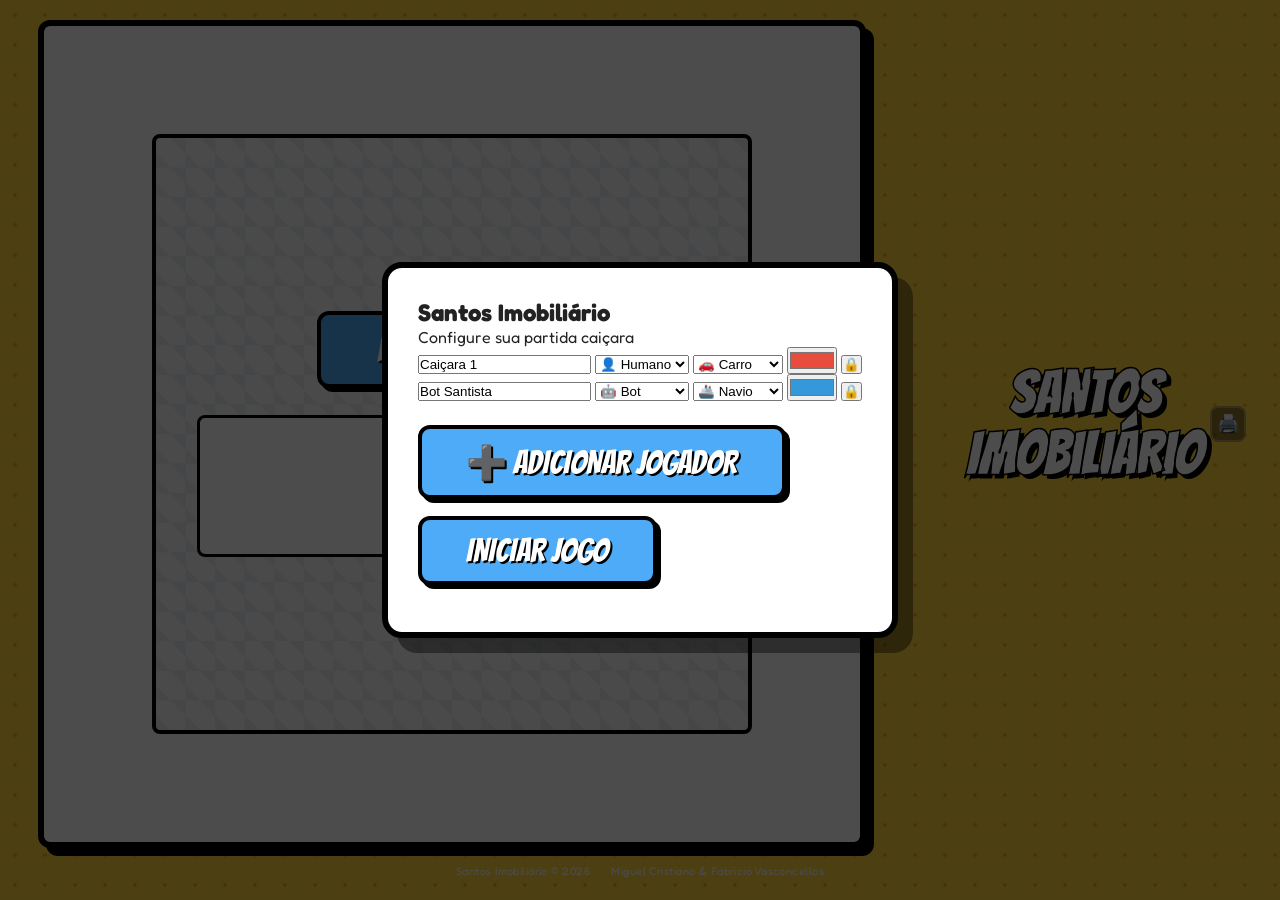
<file: index.html>
<!DOCTYPE html>
<html lang="pt-br">
<head>
    <meta charset="UTF-8">
    <meta name="viewport" content="width=device-width, initial-scale=1.0">
    <title>Santos Imobiliário — Jogo de Tabuleiro Online</title>

    <!-- SEO -->
    <meta name="description" content="Santos Imobiliário: o clássico jogo de compra e venda de imóveis ambientado na cidade de Santos. Jogue no navegador contra amigos ou bots.">
    <meta name="keywords" content="Santos Imobiliário, jogo de tabuleiro, monopoly, Santos, jogo online, imóveis, caiçara">
    <meta name="author" content="Miguel Cristiano, Fabricio Vasconcellos">
    <meta name="robots" content="index, follow">

    <!-- Open Graph (compartilhamento em redes sociais) -->
    <meta property="og:type" content="website">
    <meta property="og:title" content="Santos Imobiliário — Jogo de Tabuleiro Online">
    <meta property="og:description" content="O clássico jogo de compra e venda de imóveis ambientado na cidade de Santos. Jogue no navegador contra amigos ou bots.">
    <meta property="og:locale" content="pt_BR">

    <link rel="preconnect" href="https://fonts.googleapis.com">
    <link rel="preconnect" href="https://fonts.gstatic.com" crossorigin>
    <link href="https://fonts.googleapis.com/css2?family=Fredoka+One&family=Bangers&display=swap" rel="stylesheet">
    <link rel="stylesheet" href="style.css">
</head>
<body>
    <div id="game-container">
        <!-- Overlay de Setup Inicial -->
        <div id="setup-overlay" class="modal-overlay">
            <div class="modal-content setup-modal">
                <h2>Santos Imobiliário</h2>
                <p>Configure sua partida caiçara</p>

                <div id="player-setup-list">
                    <!-- Lista de jogadores para configurar -->
                </div>

                <div class="setup-actions">
                    <button id="add-player-btn" class="action-button modal-btn secondary">➕ ADICIONAR JOGADOR</button>
                    <button id="start-game-btn" class="action-button modal-btn">INICIAR JOGO</button>
                </div>
            </div>
        </div>

        <main id="main-layout">
            <div id="board-scaler">
                <div id="board" class="board">
                    <!-- O tabuleiro será renderizado dinamicamente via JS -->
                    <div class="board-center">
                        <button id="roll-button" class="action-button">ROLAR DADOS</button>
                        <div id="dice-area"></div>
                        <div id="card-display"></div>
                        <div id="game-log"></div>
                    </div>
                </div>
            </div>

            <aside id="sidebar">
                <header>
                    <h1 id="game-title">Santos Imobiliário</h1>
                    <div class="print-menu">
                        <button class="print-menu-btn" id="print-menu-btn" title="Versões para impressão">🖨️</button>
                        <div class="print-menu-dropdown" id="print-menu-dropdown">
                            <a href="print.html" target="_blank">🗺️ Tabuleiro (A2)</a>
                            <a href="print-cards.html" target="_blank">🃏 Cartas Sorte / Revés</a>
                            <a href="print-deeds.html" target="_blank">📄 Títulos de Posse</a>
                            <a href="print-money.html" target="_blank">💵 Notas de Dinheiro</a>
                            <a href="print-rules.html" target="_blank">📋 Regras do Jogo</a>
                        </div>
                    </div>
                </header>
                <div id="player-panels">
                    <!-- Painéis dos jogadores preenchidos via JS -->
                </div>
            </aside>
        </main>

        <section id="ui-layer">
            <!-- Modais e notificações -->
        </section>

        <footer id="game-footer">
            <span>Santos Imobiliário &copy; <span id="footer-year"></span></span>
            <span class="footer-sep">·</span>
            <span>Miguel Cristiano &amp; Fabricio Vasconcellos</span>
        </footer>
    </div>

    <script type="module" src="app.js"></script>
</body>
</html>
</file>
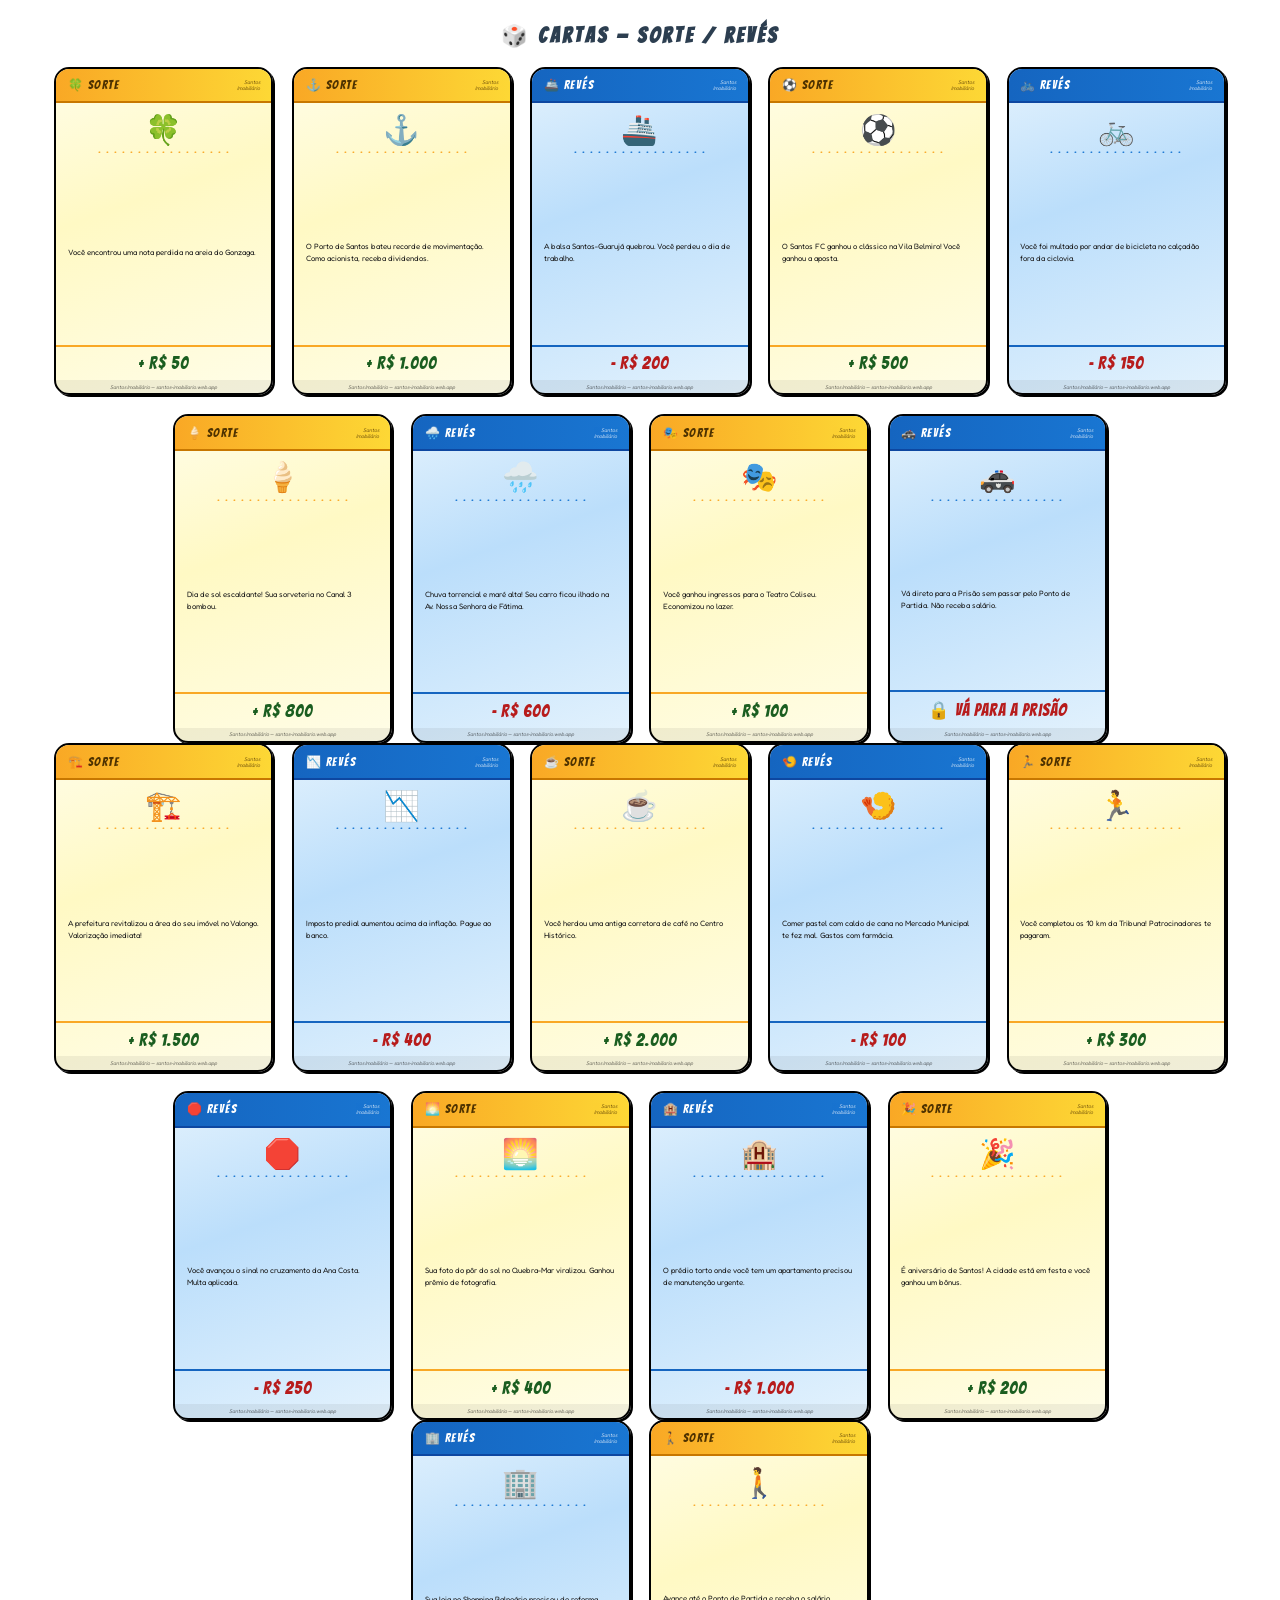
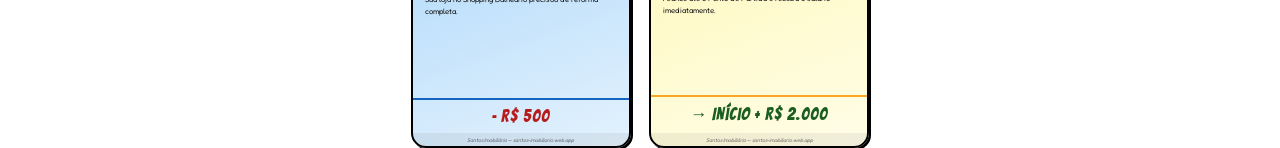
<file: print-cards.html>
<!DOCTYPE html>
<html lang="pt-BR">
<head>
<meta charset="UTF-8">
<title>Santos Imobiliário — Cartas Sorte / Revés</title>
<style>
@import url('https://fonts.googleapis.com/css2?family=Fredoka+One&family=Bangers&display=swap');

@page { size: A4 portrait; margin: 10mm; }

* { box-sizing: border-box; margin: 0; padding: 0; }

body {
  font-family: 'Fredoka One', 'Arial Rounded MT Bold', Arial, sans-serif;
  background: white;
}

/* ── Explicit page wrappers (most reliable cross-browser) ── */
.page-wrap {
  break-before: page;
  page-break-before: page;
  break-inside: avoid;
  page-break-inside: avoid;
}
.page-wrap:first-of-type {
  break-before: avoid;
  page-break-before: avoid;
}

h1.page-title {
  font-family: 'Bangers', 'Arial Black', sans-serif;
  font-size: 16pt;
  letter-spacing: 3px;
  text-align: center;
  padding: 6mm 0 5mm;
  color: #2c3e50;
  break-after: avoid;
  page-break-after: avoid;
}

/* Flex wrap is far more reliable than CSS Grid for print pagination */
.grid {
  display: flex;
  flex-wrap: wrap;
  gap: 5mm;
  justify-content: center;
  align-content: flex-start;
}

/* ── Card base ── */
.card {
  width: 58mm;
  height: 87mm;
  border-radius: 4mm;
  border: 2px solid #000;
  overflow: hidden;
  break-inside: avoid;
  display: flex;
  flex-direction: column;
  box-shadow: 2px 2px 0 #000;
}

/* ── Positive (SORTE) ── */
.card.pos {
  background: linear-gradient(160deg, #fffde7 0%, #fff9c4 40%, #fffde7 100%);
}
.card.pos .card-header {
  background: linear-gradient(90deg, #f9a825, #fdd835);
  color: #4e3200;
  border-bottom: 2px solid #c77700;
}
.card.pos .card-value {
  color: #1b5e20;
  border-top: 2px solid #f9a825;
}
.card.pos .card-deco { color: #f9a825; }

/* ── Negative (REVÉS) ── */
.card.neg {
  background: linear-gradient(160deg, #e3f2fd 0%, #bbdefb 40%, #e3f2fd 100%);
}
.card.neg .card-header {
  background: linear-gradient(90deg, #1565c0, #1976d2);
  color: white;
  border-bottom: 2px solid #0d47a1;
}
.card.neg .card-value {
  color: #b71c1c;
  border-top: 2px solid #1565c0;
}
.card.neg .card-deco { color: #1976d2; }

/* ── Layout sections ── */
.card-header {
  padding: 2.5mm 3mm;
  display: flex;
  align-items: center;
  justify-content: space-between;
  flex-shrink: 0;
}
.card-header-label {
  font-family: 'Bangers', sans-serif;
  font-size: 9pt;
  letter-spacing: 1.5px;
}
.card-header-brand {
  font-size: 4pt;
  opacity: 0.7;
  font-style: italic;
  text-align: right;
}

.card-icon {
  font-size: 22pt;
  text-align: center;
  padding: 3mm 0 1mm;
  line-height: 1;
  flex-shrink: 0;
}

.card-deco {
  text-align: center;
  font-family: 'Bangers', sans-serif;
  font-size: 7pt;
  letter-spacing: 2px;
  padding: 0 3mm 1mm;
  flex-shrink: 0;
}

.card-text {
  font-size: 5.8pt;
  line-height: 1.55;
  padding: 1.5mm 3mm;
  flex-grow: 1;
  display: flex;
  align-items: center;
  color: #1a1a1a;
}

.card-value {
  font-family: 'Bangers', sans-serif;
  font-size: 13pt;
  text-align: center;
  padding: 2mm 3mm;
  letter-spacing: 1px;
  flex-shrink: 0;
}

.card-footer-strip {
  background: rgba(0,0,0,0.06);
  text-align: center;
  font-size: 4pt;
  padding: 1mm;
  color: rgba(0,0,0,0.5);
  font-style: italic;
  flex-shrink: 0;
}
</style>
</head>
<body>

<div id="cards-container"></div>

<script>
const LUCK_CARDS = [
  { emoji:'🍀', title:'SORTE',  text:'Você encontrou uma nota perdida na areia do Gonzaga.',                                                 type:'money', value:50,   pos:true  },
  { emoji:'⚓', title:'SORTE',  text:'O Porto de Santos bateu recorde de movimentação. Como acionista, receba dividendos.',                  type:'money', value:1000, pos:true  },
  { emoji:'🚢', title:'REVÉS',  text:'A balsa Santos-Guarujá quebrou. Você perdeu o dia de trabalho.',                                       type:'money', value:200,  pos:false },
  { emoji:'⚽', title:'SORTE',  text:'O Santos FC ganhou o clássico na Vila Belmiro! Você ganhou a aposta.',                                  type:'money', value:500,  pos:true  },
  { emoji:'🚲', title:'REVÉS',  text:'Você foi multado por andar de bicicleta no calçadão fora da ciclovia.',                                 type:'money', value:150,  pos:false },
  { emoji:'🍦', title:'SORTE',  text:'Dia de sol escaldante! Sua sorveteria no Canal 3 bombou.',                                              type:'money', value:800,  pos:true  },
  { emoji:'🌧️',title:'REVÉS',  text:'Chuva torrencial e maré alta! Seu carro ficou ilhado na Av. Nossa Senhora de Fátima.',                  type:'money', value:600,  pos:false },
  { emoji:'🎭', title:'SORTE',  text:'Você ganhou ingressos para o Teatro Coliseu. Economizou no lazer.',                                     type:'money', value:100,  pos:true  },
  { emoji:'🚓', title:'REVÉS',  text:'Vá direto para a Prisão sem passar pelo Ponto de Partida. Não receba salário.',                         type:'jail',  value:null, pos:false },
  { emoji:'🏗️', title:'SORTE', text:'A prefeitura revitalizou a área do seu imóvel no Valongo. Valorização imediata!',                       type:'money', value:1500, pos:true  },
  { emoji:'📉', title:'REVÉS',  text:'Imposto predial aumentou acima da inflação. Pague ao banco.',                                           type:'money', value:400,  pos:false },
  { emoji:'☕', title:'SORTE',  text:'Você herdou uma antiga corretora de café no Centro Histórico.',                                         type:'money', value:2000, pos:true  },
  { emoji:'🍤', title:'REVÉS',  text:'Comer pastel com caldo de cana no Mercado Municipal te fez mal. Gastos com farmácia.',                  type:'money', value:100,  pos:false },
  { emoji:'🏃', title:'SORTE',  text:'Você completou os 10 km da Tribuna! Patrocinadores te pagaram.',                                        type:'money', value:300,  pos:true  },
  { emoji:'🛑', title:'REVÉS',  text:'Você avançou o sinal no cruzamento da Ana Costa. Multa aplicada.',                                     type:'money', value:250,  pos:false },
  { emoji:'🌅', title:'SORTE',  text:'Sua foto do pôr do sol no Quebra-Mar viralizou. Ganhou prêmio de fotografia.',                          type:'money', value:400,  pos:true  },
  { emoji:'🏨', title:'REVÉS',  text:'O prédio torto onde você tem um apartamento precisou de manutenção urgente.',                           type:'money', value:1000, pos:false },
  { emoji:'🎉', title:'SORTE',  text:'É aniversário de Santos! A cidade está em festa e você ganhou um bônus.',                               type:'money', value:200,  pos:true  },
  { emoji:'🏢', title:'REVÉS',  text:'Sua loja no Shopping Balneário precisou de reforma completa.',                                          type:'money', value:500,  pos:false },
  { emoji:'🚶', title:'SORTE',  text:'Avance até o Ponto de Partida e receba o salário imediatamente.',                                       type:'start', value:2000, pos:true  },
];

function fmt(n) {
  return 'R$\u00a0' + n.toLocaleString('pt-BR');
}

function valueLabel(card) {
  if (card.type === 'money') return (card.pos ? '+ ' : '− ') + fmt(card.value);
  if (card.type === 'jail')  return '🔒 Vá para a Prisão';
  if (card.type === 'start') return '→ Início + ' + fmt(card.value);
  return '';
}

const PER_PAGE = 9; // 3 cols × 3 rows
const container = document.getElementById('cards-container');

// Build all card elements first
const cardEls = LUCK_CARDS.map(card => {
  const div = document.createElement('div');
  div.className = 'card ' + (card.pos ? 'pos' : 'neg');
  div.innerHTML = `
    <div class="card-header">
      <div class="card-header-label">${card.emoji} ${card.title}</div>
      <div class="card-header-brand">Santos<br>Imobiliário</div>
    </div>
    <div class="card-icon">${card.emoji}</div>
    <div class="card-deco">· · · · · · · · · · · · · · · · ·</div>
    <div class="card-text">${card.text}</div>
    <div class="card-value">${valueLabel(card)}</div>
    <div class="card-footer-strip">Santos Imobiliário — santos-imobiliario.web.app</div>
  `;
  return div;
});

// Group into explicit pages — each page-wrap forces a clean page break
for (let i = 0; i < cardEls.length; i += PER_PAGE) {
  const wrap = document.createElement('div');
  wrap.className = 'page-wrap';

  // Title only on first page
  if (i === 0) {
    const h1 = document.createElement('h1');
    h1.className = 'page-title';
    h1.textContent = '🎲 Cartas — Sorte / Revés';
    wrap.appendChild(h1);
  }

  const grid = document.createElement('div');
  grid.className = 'grid';
  cardEls.slice(i, i + PER_PAGE).forEach(el => grid.appendChild(el));
  wrap.appendChild(grid);
  container.appendChild(wrap);
}
</script>
</body>
</html>
</file>
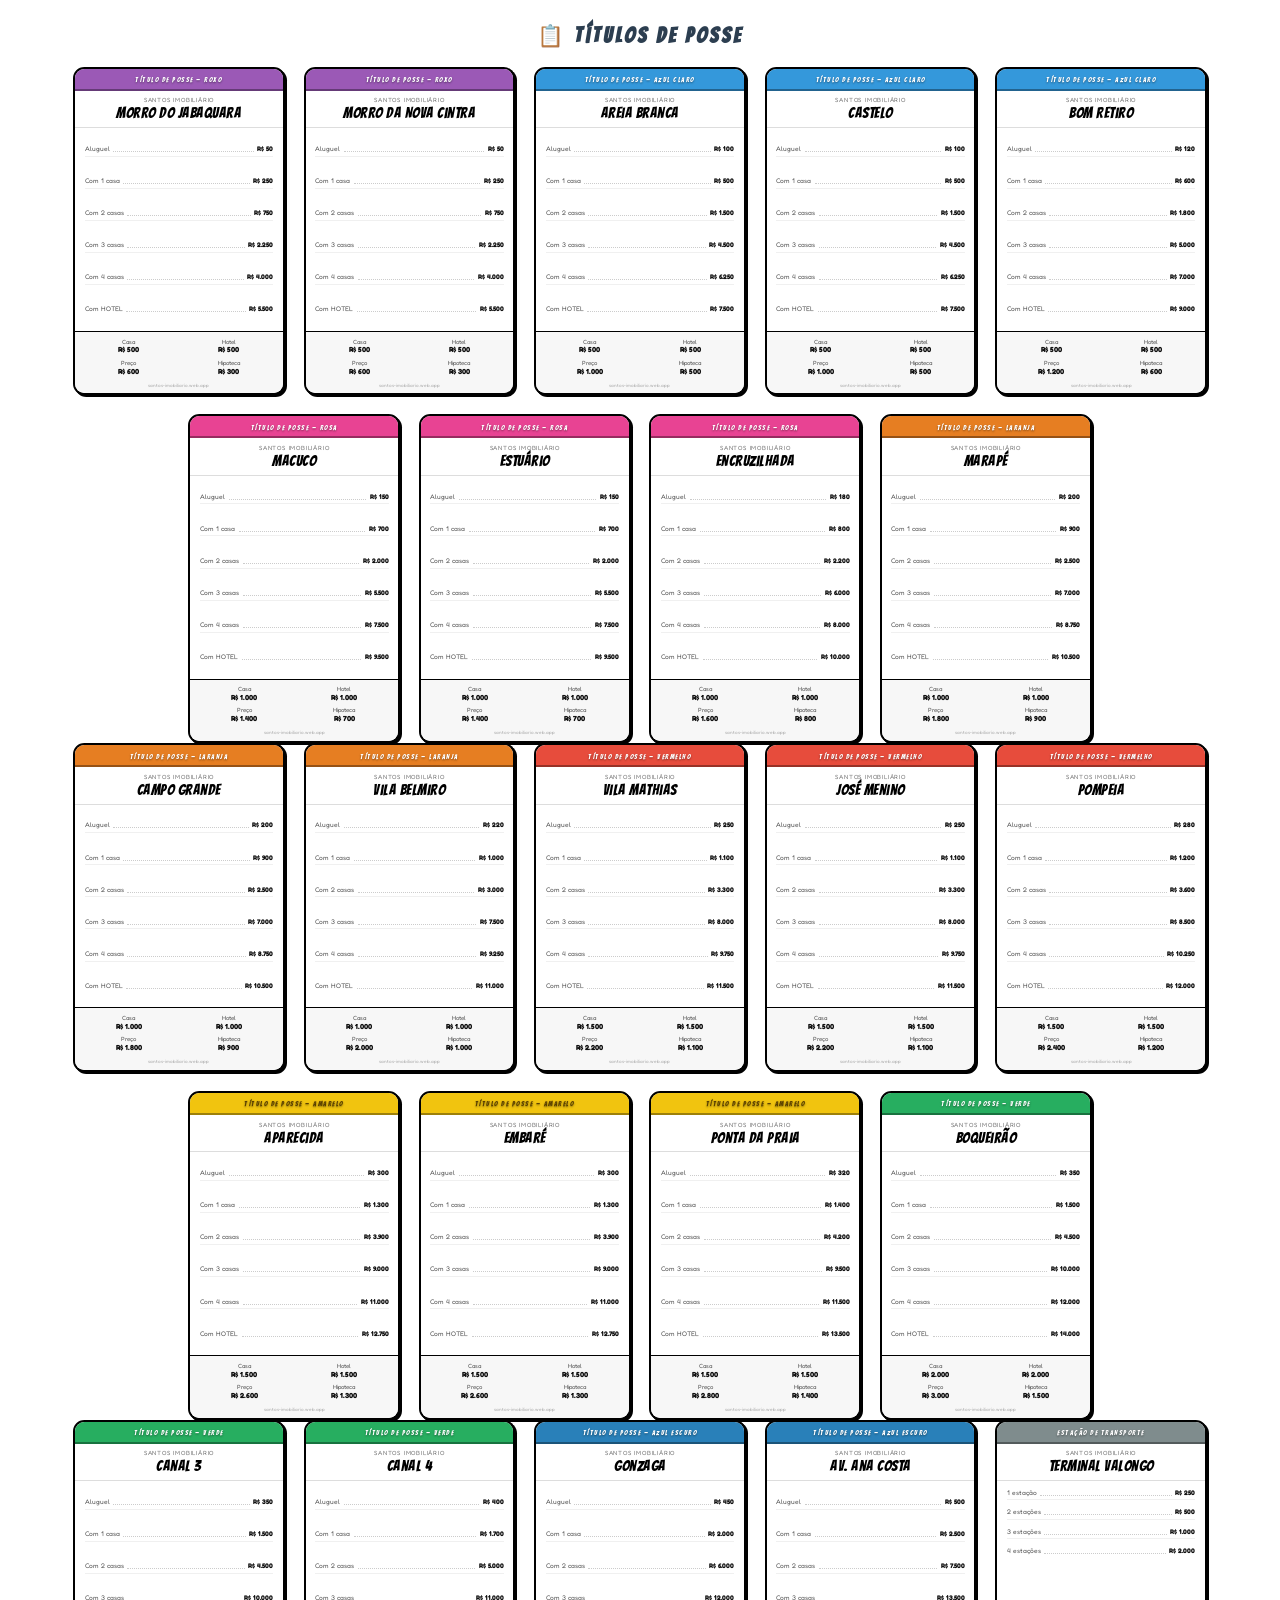
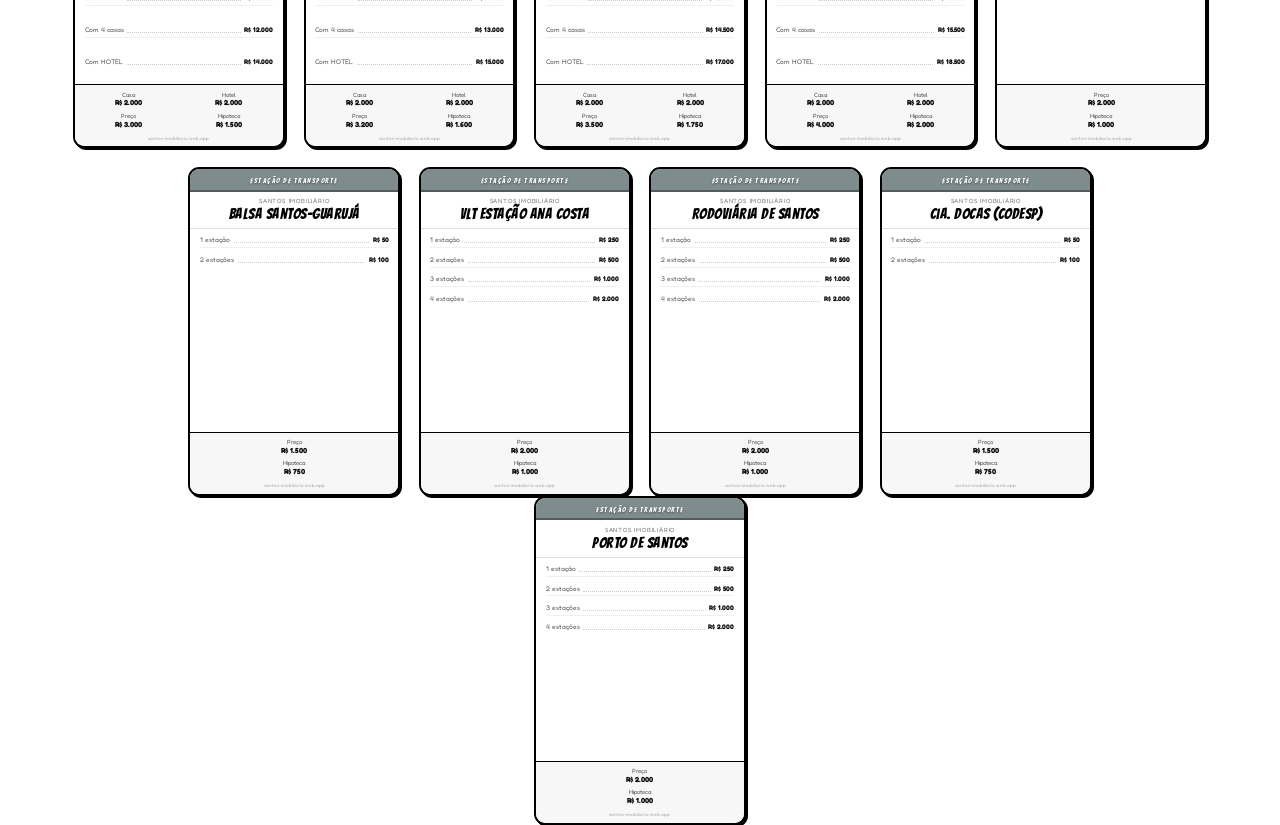
<file: print-deeds.html>
<!DOCTYPE html>
<html lang="pt-BR">
<head>
<meta charset="UTF-8">
<title>Santos Imobiliário — Títulos de Posse</title>
<style>
@import url('https://fonts.googleapis.com/css2?family=Fredoka+One&family=Bangers&display=swap');

@page { size: A4 portrait; margin: 10mm; }

* { box-sizing: border-box; margin: 0; padding: 0; }

body {
  font-family: 'Fredoka One', 'Arial Rounded MT Bold', Arial, sans-serif;
  background: white;
}

/* ── Explicit page wrappers ── */
.page-wrap {
  break-before: page;
  page-break-before: page;
  break-inside: avoid;
  page-break-inside: avoid;
}
.page-wrap:first-of-type {
  break-before: avoid;
  page-break-before: avoid;
}

h1.page-title {
  font-family: 'Bangers', 'Arial Black', sans-serif;
  font-size: 16pt;
  letter-spacing: 3px;
  text-align: center;
  padding: 6mm 0 5mm;
  color: #2c3e50;
  break-after: avoid;
  page-break-after: avoid;
}

.grid {
  display: flex;
  flex-wrap: wrap;
  gap: 5mm;
  justify-content: center;
  align-content: flex-start;
}

/* ── Deed card ── */
.deed {
  width: 56mm;
  height: 87mm;
  border: 2px solid #000;
  border-radius: 3mm;
  overflow: hidden;
  break-inside: avoid;
  display: flex;
  flex-direction: column;
  background: white;
  box-shadow: 2px 2px 0 #000;
}

/* color band */
.deed-band {
  padding: 2mm 2mm 1.5mm;
  text-align: center;
  font-family: 'Bangers', sans-serif;
  font-size: 5.5pt;
  letter-spacing: 1.5px;
  color: white;
  text-shadow: 0 1px 2px rgba(0,0,0,0.45);
  border-bottom: 2px solid rgba(0,0,0,0.35);
  flex-shrink: 0;
}

/* title */
.deed-title {
  font-size: 4.5pt;
  text-align: center;
  letter-spacing: 0.8px;
  color: #777;
  padding: 1.5mm 2mm 0;
  text-transform: uppercase;
  flex-shrink: 0;
}

/* name */
.deed-name {
  font-family: 'Bangers', sans-serif;
  font-size: 11pt;
  letter-spacing: 0.5px;
  text-align: center;
  padding: 0.5mm 2mm 1.5mm;
  line-height: 1.1;
  border-bottom: 1px solid #ddd;
  flex-shrink: 0;
}

/* rent table */
.deed-rents {
  flex-grow: 1;
  padding: 1.5mm 2.5mm;
  display: flex;
  flex-direction: column;
  justify-content: space-around;
}

.deed-row {
  display: flex;
  justify-content: space-between;
  align-items: center;
  font-size: 5pt;
  line-height: 1;
  padding: 0.8mm 0;
  border-bottom: 0.5px solid #f0f0f0;
}
.deed-row:last-child { border-bottom: none; }
.deed-row .lbl { color: #555; }
.deed-row .val { font-weight: bold; color: #111; }

/* dot leaders */
.deed-row .dots {
  flex-grow: 1;
  border-bottom: 1px dotted #ccc;
  margin: 0 1mm;
  height: 4pt;
}

/* footer */
.deed-footer {
  border-top: 1.5px solid #000;
  background: #f7f7f7;
  padding: 1.5mm 2mm;
  display: grid;
  grid-template-columns: 1fr 1fr;
  gap: 1mm 2mm;
}

.deed-footer.full { grid-template-columns: 1fr; }

.deed-fitem {
  text-align: center;
  font-size: 4.5pt;
  line-height: 1.3;
  color: #555;
}
.deed-fitem span {
  display: block;
  font-weight: bold;
  font-size: 5.5pt;
  color: #111;
}

/* station variant */
.deed.station .deed-rents { justify-content: flex-start; gap: 1.5mm; }
</style>
</head>
<body>

<div id="deeds-container"></div>

<script>
const PROPERTIES = [
  { name:'Morro do Jabaquara',   price:600,  color:'#9b59b6', group:'Roxo',         housePrice:500,  rent:[50,250,750,2250,4000,5500]          },
  { name:'Morro da Nova Cintra', price:600,  color:'#9b59b6', group:'Roxo',         housePrice:500,  rent:[50,250,750,2250,4000,5500]          },
  { name:'Areia Branca',         price:1000, color:'#3498db', group:'Azul Claro',   housePrice:500,  rent:[100,500,1500,4500,6250,7500]        },
  { name:'Castelo',              price:1000, color:'#3498db', group:'Azul Claro',   housePrice:500,  rent:[100,500,1500,4500,6250,7500]        },
  { name:'Bom Retiro',           price:1200, color:'#3498db', group:'Azul Claro',   housePrice:500,  rent:[120,600,1800,5000,7000,9000]        },
  { name:'Macuco',               price:1400, color:'#e84393', group:'Rosa',         housePrice:1000, rent:[150,700,2000,5500,7500,9500]        },
  { name:'Estuário',             price:1400, color:'#e84393', group:'Rosa',         housePrice:1000, rent:[150,700,2000,5500,7500,9500]        },
  { name:'Encruzilhada',         price:1600, color:'#e84393', group:'Rosa',         housePrice:1000, rent:[180,800,2200,6000,8000,10000]       },
  { name:'Marapé',               price:1800, color:'#e67e22', group:'Laranja',      housePrice:1000, rent:[200,900,2500,7000,8750,10500]       },
  { name:'Campo Grande',         price:1800, color:'#e67e22', group:'Laranja',      housePrice:1000, rent:[200,900,2500,7000,8750,10500]       },
  { name:'Vila Belmiro',         price:2000, color:'#e67e22', group:'Laranja',      housePrice:1000, rent:[220,1000,3000,7500,9250,11000]      },
  { name:'Vila Mathias',         price:2200, color:'#e74c3c', group:'Vermelho',     housePrice:1500, rent:[250,1100,3300,8000,9750,11500]      },
  { name:'José Menino',          price:2200, color:'#e74c3c', group:'Vermelho',     housePrice:1500, rent:[250,1100,3300,8000,9750,11500]      },
  { name:'Pompeia',              price:2400, color:'#e74c3c', group:'Vermelho',     housePrice:1500, rent:[280,1200,3600,8500,10250,12000]     },
  { name:'Aparecida',            price:2600, color:'#f1c40f', group:'Amarelo',      housePrice:1500, rent:[300,1300,3900,9000,11000,12750]     },
  { name:'Embaré',               price:2600, color:'#f1c40f', group:'Amarelo',      housePrice:1500, rent:[300,1300,3900,9000,11000,12750]     },
  { name:'Ponta da Praia',       price:2800, color:'#f1c40f', group:'Amarelo',      housePrice:1500, rent:[320,1400,4200,9500,11500,13500]     },
  { name:'Boqueirão',            price:3000, color:'#27ae60', group:'Verde',        housePrice:2000, rent:[350,1500,4500,10000,12000,14000]    },
  { name:'Canal 3',              price:3000, color:'#27ae60', group:'Verde',        housePrice:2000, rent:[350,1500,4500,10000,12000,14000]    },
  { name:'Canal 4',              price:3200, color:'#27ae60', group:'Verde',        housePrice:2000, rent:[400,1700,5000,11000,13000,15000]    },
  { name:'Gonzaga',              price:3500, color:'#2980b9', group:'Azul Escuro',  housePrice:2000, rent:[450,2000,6000,12000,14500,17000]    },
  { name:'Av. Ana Costa',        price:4000, color:'#2980b9', group:'Azul Escuro',  housePrice:2000, rent:[500,2500,7500,13500,15500,18500]    },
];

const STATIONS = [
  { name:'Terminal Valongo',         price:2000, rent:[250,500,1000,2000] },
  { name:'Balsa Santos-Guarujá',     price:1500, rent:[50,100]            },
  { name:'VLT Estação Ana Costa',    price:2000, rent:[250,500,1000,2000] },
  { name:'Rodoviária de Santos',     price:2000, rent:[250,500,1000,2000] },
  { name:'Cia. Docas (CODESP)',      price:1500, rent:[50,100]            },
  { name:'Porto de Santos',          price:2000, rent:[250,500,1000,2000] },
];

const rentLabels = [
  'Aluguel', 'Com 1 casa', 'Com 2 casas',
  'Com 3 casas', 'Com 4 casas', 'Com HOTEL'
];

function fmt(n) {
  return 'R$\u00a0' + n.toLocaleString('pt-BR');
}

function row(label, value) {
  return `<div class="deed-row">
    <span class="lbl">${label}</span>
    <span class="dots"></span>
    <span class="val">${fmt(value)}</span>
  </div>`;
}

// Build all deed elements first
const allDeeds = [];

PROPERTIES.forEach(p => {
  const mortgage = Math.floor(p.price / 2);
  const div = document.createElement('div');
  div.className = 'deed';
  const bandTextColor = (p.color === '#f1c40f') ? '#5a4000' : 'white';
  div.innerHTML = `
    <div class="deed-band" style="background:${p.color};color:${bandTextColor}">
      TÍTULO DE POSSE — ${p.group.toUpperCase()}
    </div>
    <div class="deed-title">Santos Imobiliário</div>
    <div class="deed-name">${p.name}</div>
    <div class="deed-rents">
      ${rentLabels.map((lbl, i) => row(lbl, p.rent[i])).join('')}
    </div>
    <div class="deed-footer">
      <div class="deed-fitem">Casa<span>${fmt(p.housePrice)}</span></div>
      <div class="deed-fitem">Hotel<span>${fmt(p.housePrice)}</span></div>
      <div class="deed-fitem">Preço<span>${fmt(p.price)}</span></div>
      <div class="deed-fitem">Hipoteca<span>${fmt(mortgage)}</span></div>
      <div class="deed-fitem" style="grid-column:1/-1;font-size:3.5pt;color:#aaa;text-align:center;padding-top:0.5mm">santos-imobiliario.web.app</div>
    </div>
  `;
  allDeeds.push(div);
});

STATIONS.forEach(s => {
  const mortgage = Math.floor(s.price / 2);
  const div = document.createElement('div');
  div.className = 'deed station';
  const labels4 = ['1 estação','2 estações','3 estações','4 estações'];
  const labels2 = ['1 estação','2 estações'];
  const lbls = s.rent.length === 4 ? labels4 : labels2;
  div.innerHTML = `
    <div class="deed-band" style="background:#7f8c8d">
      ESTAÇÃO DE TRANSPORTE
    </div>
    <div class="deed-title">Santos Imobiliário</div>
    <div class="deed-name">${s.name}</div>
    <div class="deed-rents">
      ${s.rent.map((r, i) => row(lbls[i], r)).join('')}
    </div>
    <div class="deed-footer full">
      <div class="deed-fitem">Preço<span>${fmt(s.price)}</span></div>
      <div class="deed-fitem">Hipoteca<span>${fmt(mortgage)}</span></div>
      <div class="deed-fitem" style="font-size:3.5pt;color:#aaa;text-align:center;padding-top:0.5mm">santos-imobiliario.web.app</div>
    </div>
  `;
  allDeeds.push(div);
});

// Group into explicit pages of 9 (3 cols × 3 rows)
const PER_PAGE = 9;
const container = document.getElementById('deeds-container');

for (let i = 0; i < allDeeds.length; i += PER_PAGE) {
  const wrap = document.createElement('div');
  wrap.className = 'page-wrap';

  if (i === 0) {
    const h1 = document.createElement('h1');
    h1.className = 'page-title';
    h1.textContent = '📋 Títulos de Posse';
    wrap.appendChild(h1);
  }

  const grid = document.createElement('div');
  grid.className = 'grid';
  allDeeds.slice(i, i + PER_PAGE).forEach(el => grid.appendChild(el));
  wrap.appendChild(grid);
  container.appendChild(wrap);
}
</script>
</body>
</html>
</file>
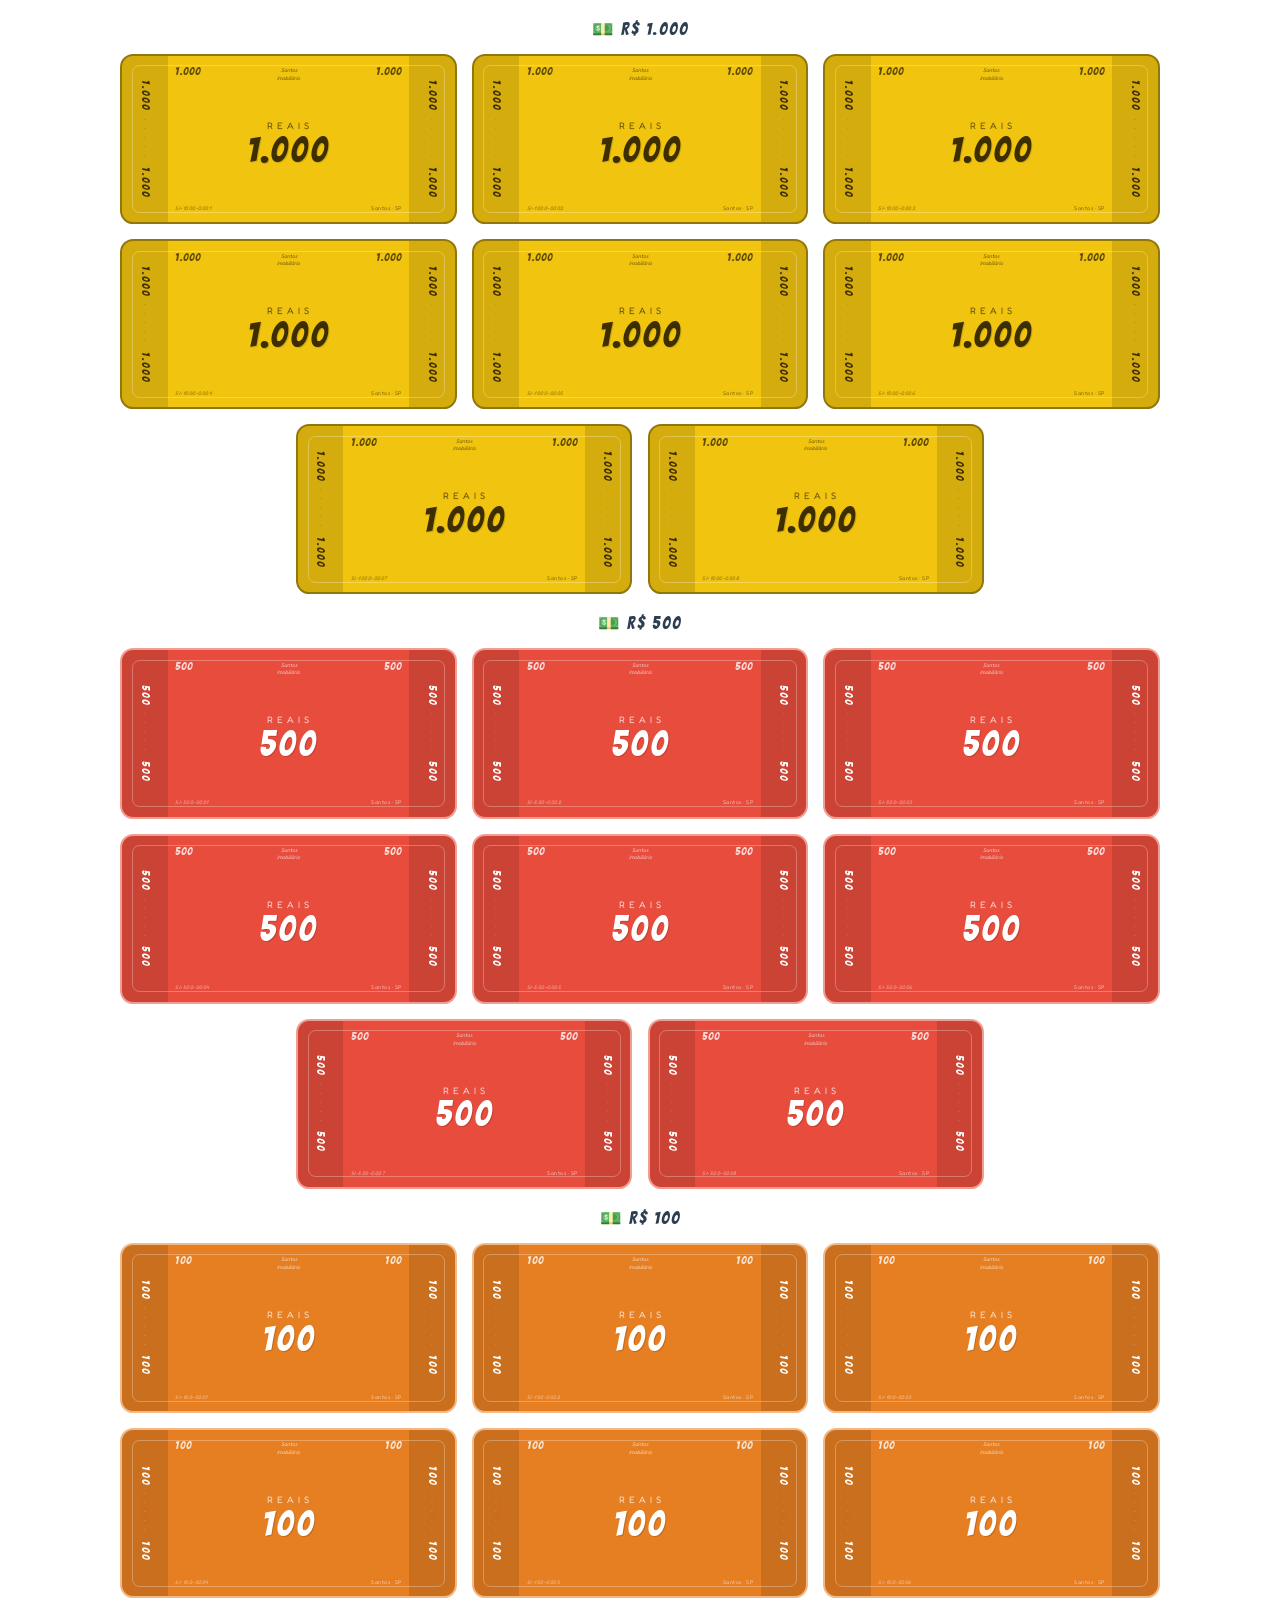
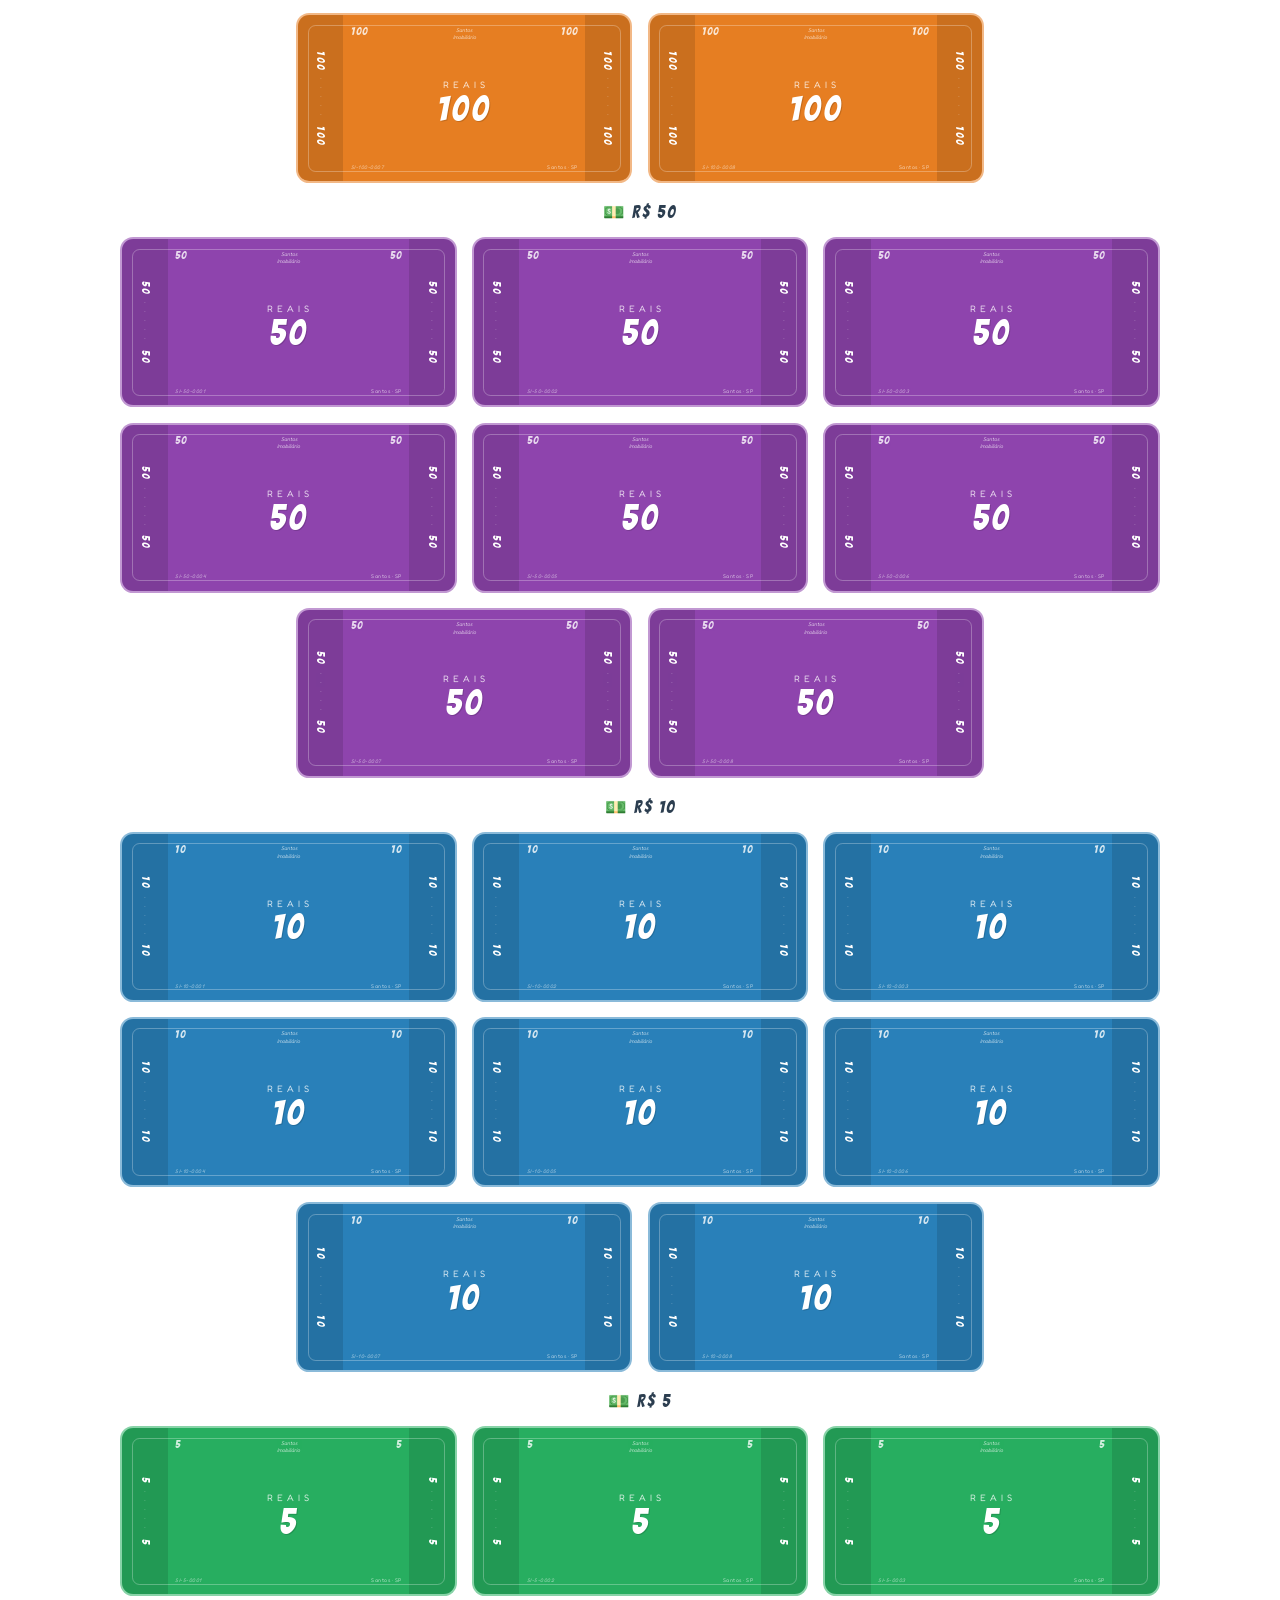
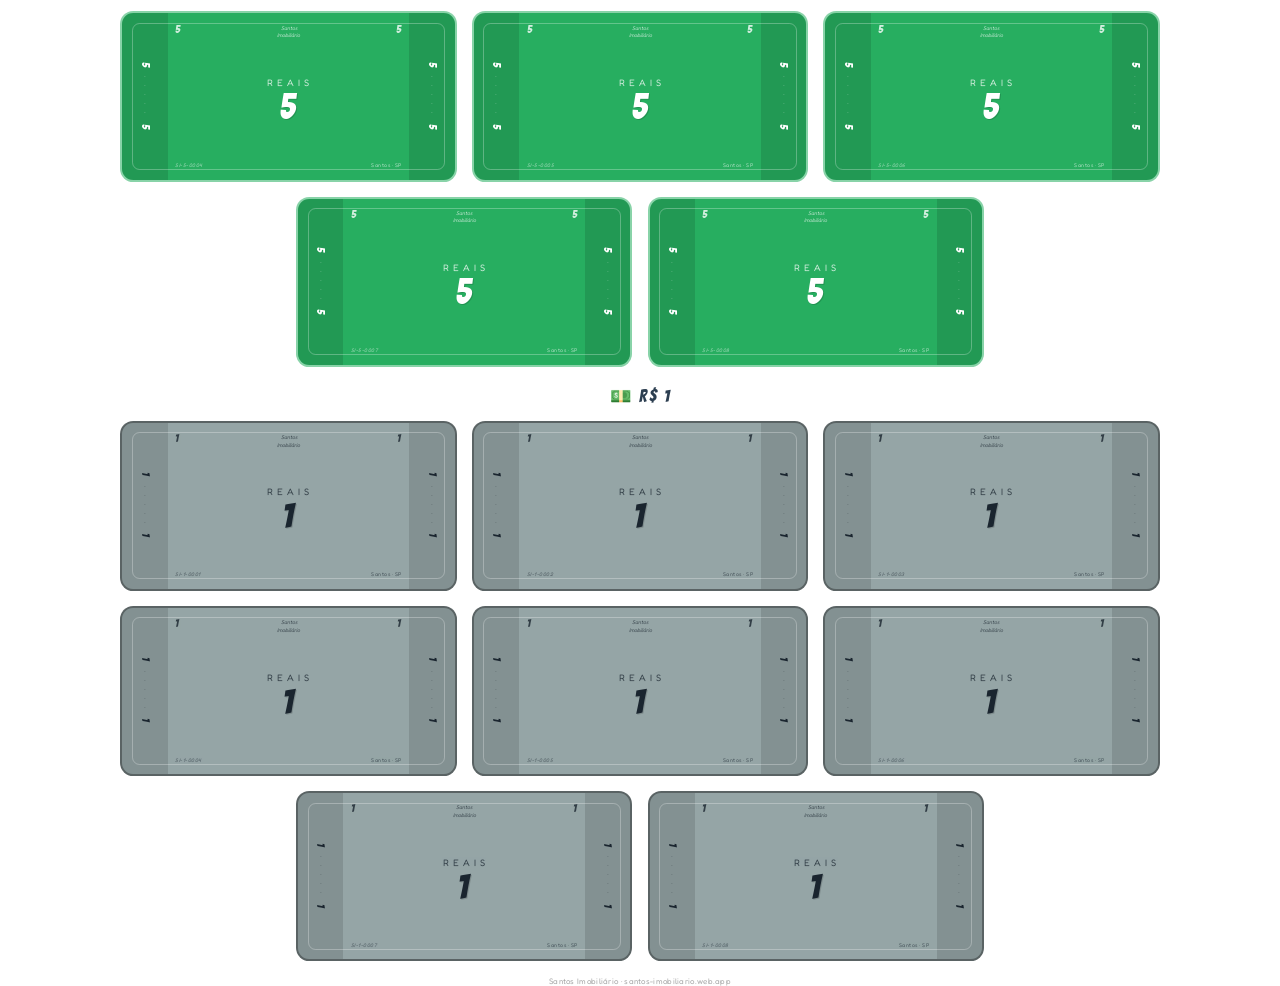
<file: print-money.html>
<!DOCTYPE html>
<html lang="pt-BR">
<head>
<meta charset="UTF-8">
<title>Santos Imobiliário — Notas de Dinheiro</title>
<style>
@import url('https://fonts.googleapis.com/css2?family=Fredoka+One&family=Bangers&display=swap');

@page { size: A4 portrait; margin: 10mm; }

* { box-sizing: border-box; margin: 0; padding: 0; }

body {
  font-family: 'Fredoka One', 'Arial Rounded MT Bold', Arial, sans-serif;
  background: white;
}

/* ── Section per denomination ── */
.denom-section { break-before: page; }
.denom-section:first-of-type { break-before: avoid; }

.denom-label {
  font-family: 'Bangers', 'Arial Black', sans-serif;
  font-size: 13pt;
  letter-spacing: 2px;
  text-align: center;
  padding: 5mm 0 4mm;
  color: #2c3e50;
}

/* ── Bill grid: flex wrap, 2 cols — far more reliable for print ── */
.bill-grid {
  display: flex;
  flex-wrap: wrap;
  gap: 4mm;
  justify-content: center;
  align-content: flex-start;
}

/* ── Bill ── */
.bill {
  width: 89mm;
  height: 45mm;
  border-radius: 3.5mm;
  border: 2.5px solid transparent;
  overflow: hidden;
  break-inside: avoid;
  display: flex;
  flex-direction: row;
  position: relative;
}

/* decorative guilloche inner border */
.bill::before {
  content: '';
  position: absolute;
  inset: 2.5mm;
  border-radius: 2mm;
  border: 1px solid rgba(255,255,255,0.28);
  pointer-events: none;
  z-index: 1;
}

/* ── Lateral stripe (left/right) ── */
.bill-stripe {
  width: 12mm;
  display: flex;
  flex-direction: column;
  align-items: center;
  justify-content: center;
  flex-shrink: 0;
  padding: 3mm 1mm;
  gap: 2mm;
  background: rgba(0,0,0,0.12);
}

.bill-stripe-value {
  font-family: 'Bangers', sans-serif;
  font-size: 8.5pt;
  writing-mode: vertical-lr;
  letter-spacing: 2px;
  line-height: 1;
}

.bill-stripe-dots {
  font-size: 5pt;
  opacity: 0.5;
  writing-mode: vertical-lr;
  letter-spacing: 3px;
}

/* ── Main center area ── */
.bill-main {
  flex-grow: 1;
  display: flex;
  flex-direction: column;
  align-items: center;
  justify-content: space-between;
  padding: 3mm 2mm;
}

.bill-top-row {
  display: flex;
  width: 100%;
  justify-content: space-between;
  align-items: flex-start;
}

.bill-corner-num {
  font-family: 'Bangers', sans-serif;
  font-size: 8pt;
  letter-spacing: 1px;
  opacity: 0.8;
  line-height: 1;
}

.bill-logo {
  font-size: 4pt;
  text-align: center;
  opacity: 0.65;
  line-height: 1.4;
  font-style: italic;
}

.bill-center-block {
  text-align: center;
}

.bill-currency {
  font-size: 7pt;
  letter-spacing: 1px;
  opacity: 0.75;
  margin-bottom: 0.5mm;
}

.bill-amount {
  font-family: 'Bangers', sans-serif;
  font-size: 26pt;
  letter-spacing: 3px;
  line-height: 1;
  text-shadow: 1px 1px 0 rgba(0,0,0,0.15);
}

.bill-bottom-row {
  display: flex;
  width: 100%;
  justify-content: space-between;
  align-items: flex-end;
}

.bill-serial {
  font-size: 3.8pt;
  opacity: 0.55;
  letter-spacing: 0.5px;
  font-style: italic;
}

.bill-city {
  font-size: 4pt;
  opacity: 0.6;
  letter-spacing: 0.5px;
}
.print-footer {
  text-align: center;
  font-size: 6pt;
  color: #aaa;
  margin-top: 4mm;
  letter-spacing: 0.3px;
}
</style>
</head>
<body>

<script>
// Denominations: value, background, text color, quantity per sheet
const DENOMS = [
  // qty: 8 per denomination = 2 cols × 4 rows — cabe com folga em A4 (10mm margins)
  { value: 1000, bg: '#f1c40f', text: '#3d2e00', qty: 8 },
  { value: 500,  bg: '#e74c3c', text: '#fff',    qty: 8 },
  { value: 100,  bg: '#e67e22', text: '#fff',    qty: 8 },
  { value: 50,   bg: '#8e44ad', text: '#fff',    qty: 8 },
  { value: 10,   bg: '#2980b9', text: '#fff',    qty: 8 },
  { value: 5,    bg: '#27ae60', text: '#fff',    qty: 8 },
  { value: 1,    bg: '#95a5a6', text: '#1a252f', qty: 8 },
];

function fmt(n) {
  return n.toLocaleString('pt-BR');
}

// serial number generator (decorative)
function serial(i, value) {
  const pad = String(i + 1).padStart(4, '0');
  return `SI-${value}-${pad}`;
}

DENOMS.forEach((d, di) => {
  const section = document.createElement('div');
  section.className = 'denom-section';

  const label = document.createElement('div');
  label.className = 'denom-label';
  label.textContent = `💵 R$ ${fmt(d.value)}`;
  section.appendChild(label);

  const grid = document.createElement('div');
  grid.className = 'bill-grid';

  // pick a slightly darker shade for the stripe
  const stripeAlpha = 'rgba(0,0,0,0.12)';

  for (let i = 0; i < d.qty; i++) {
    const bill = document.createElement('div');
    bill.className = 'bill';
    bill.style.background = d.bg;
    bill.style.color = d.text;
    bill.style.borderColor = d.text === '#fff'
      ? 'rgba(255,255,255,0.45)'
      : 'rgba(0,0,0,0.4)';

    bill.innerHTML = `
      <div class="bill-stripe">
        <div class="bill-stripe-value">${fmt(d.value)}</div>
        <div class="bill-stripe-dots">· · · · ·</div>
        <div class="bill-stripe-value">${fmt(d.value)}</div>
      </div>

      <div class="bill-main">
        <div class="bill-top-row">
          <div class="bill-corner-num">${fmt(d.value)}</div>
          <div class="bill-logo">Santos<br>Imobiliário</div>
          <div class="bill-corner-num">${fmt(d.value)}</div>
        </div>

        <div class="bill-center-block">
          <div class="bill-currency">R E A I S</div>
          <div class="bill-amount">${fmt(d.value)}</div>
        </div>

        <div class="bill-bottom-row">
          <div class="bill-serial">${serial(i, d.value)}</div>
          <div class="bill-city">Santos · SP</div>
        </div>
      </div>

      <div class="bill-stripe">
        <div class="bill-stripe-value">${fmt(d.value)}</div>
        <div class="bill-stripe-dots">· · · · ·</div>
        <div class="bill-stripe-value">${fmt(d.value)}</div>
      </div>
    `;

    grid.appendChild(bill);
  }

  section.appendChild(grid);
  document.body.appendChild(section);
});

const footer = document.createElement('div');
footer.className = 'print-footer';
footer.textContent = 'Santos Imobiliário · santos-imobiliario.web.app';
document.body.appendChild(footer);
</script>
</body>
</html>
</file>
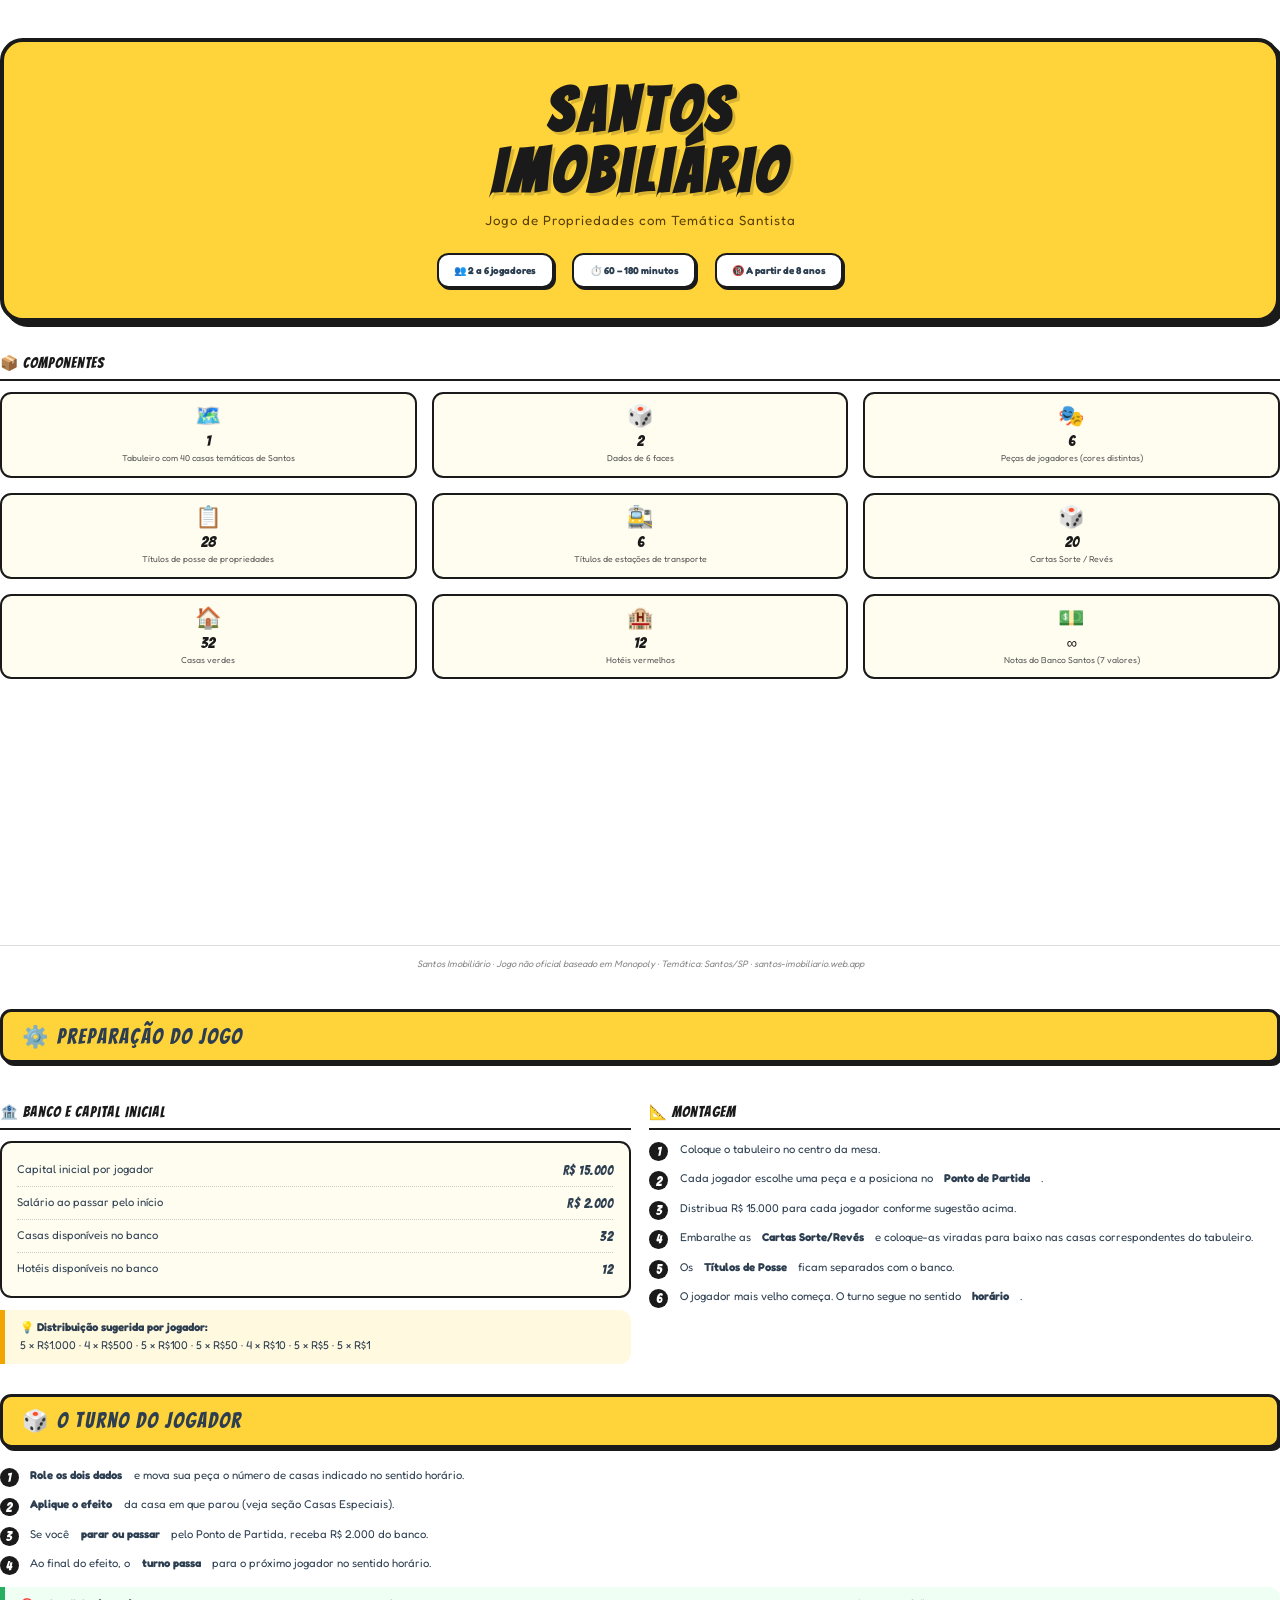
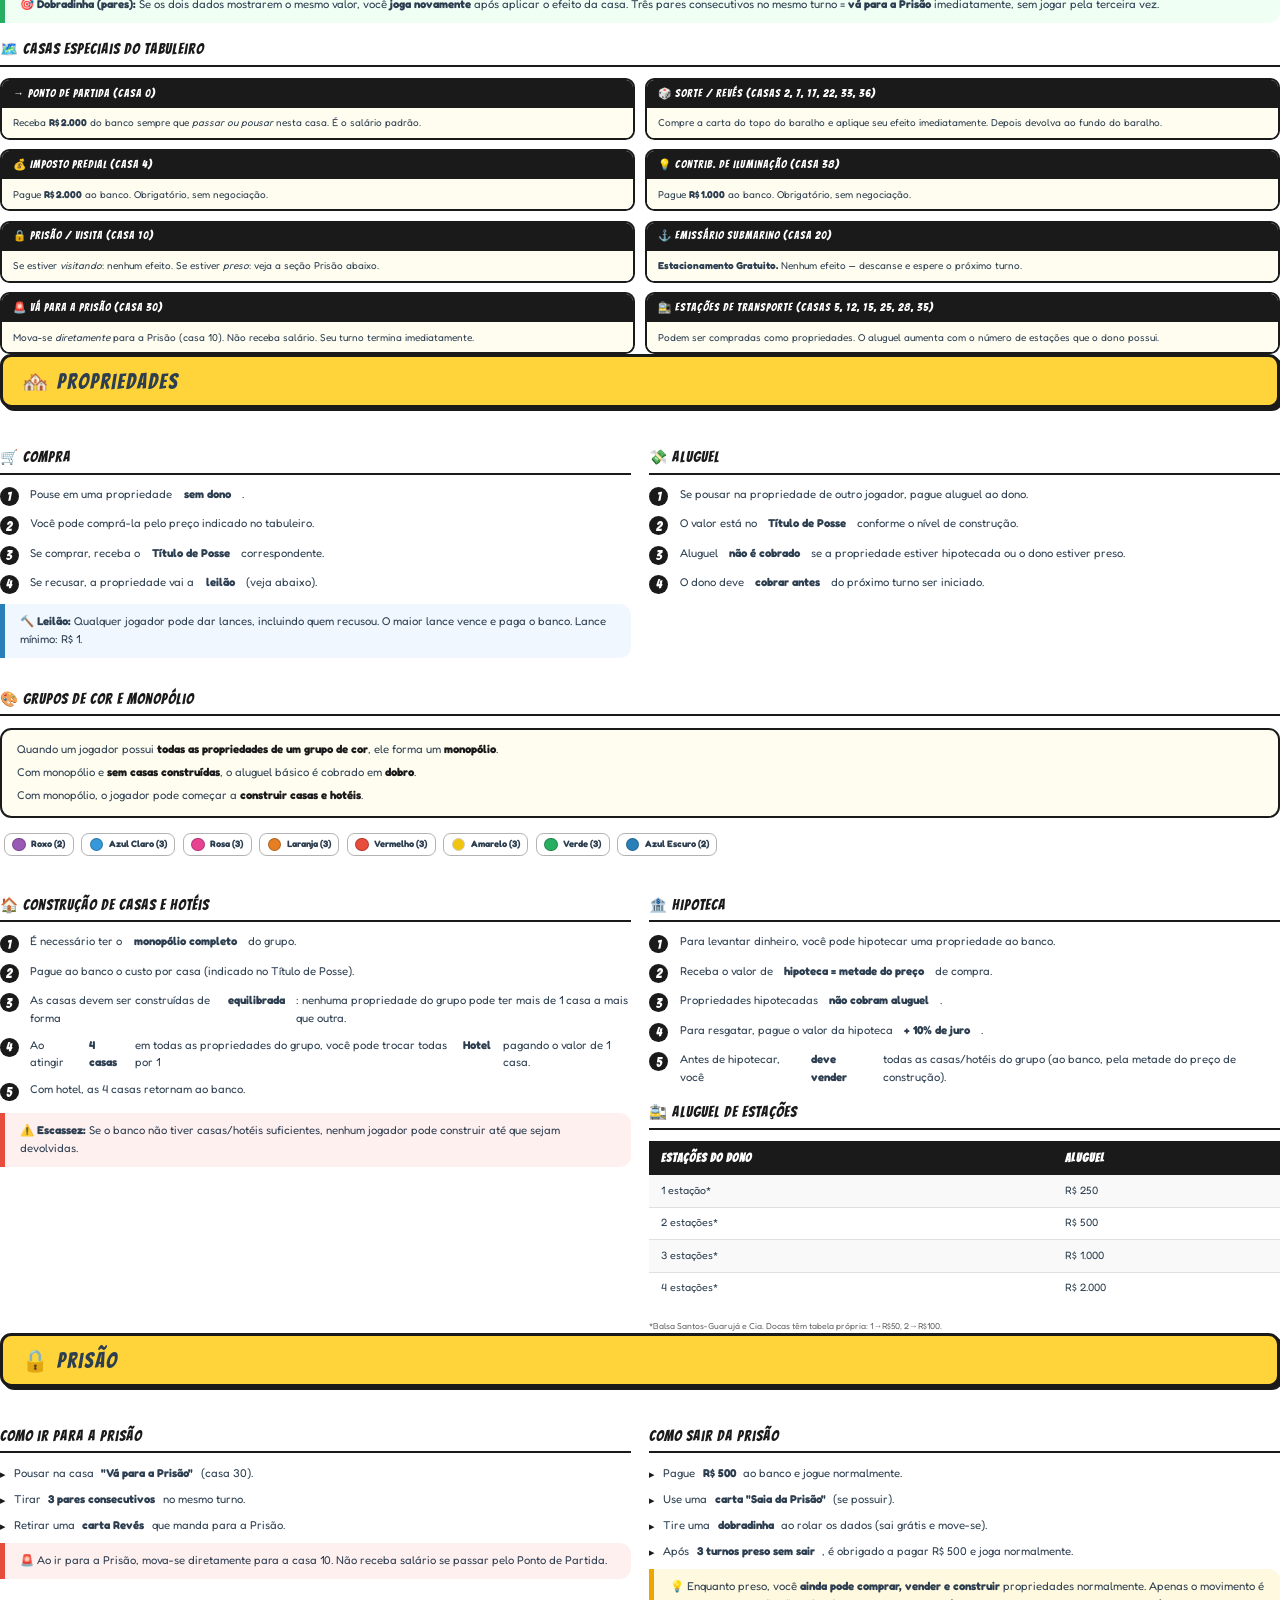
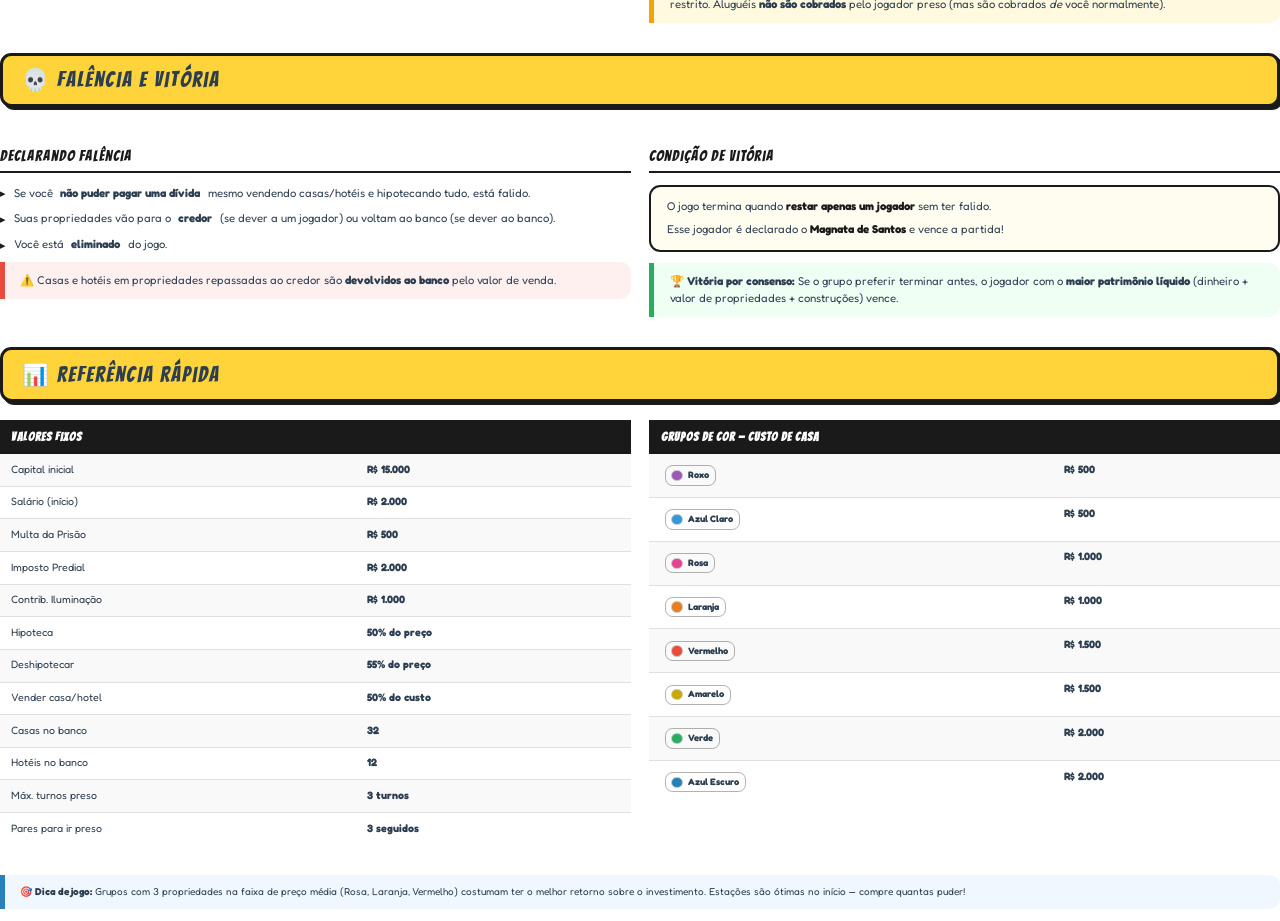
<file: print-rules.html>
<!DOCTYPE html>
<html lang="pt-BR">
<head>
<meta charset="UTF-8">
<title>Santos Imobiliário — Regras do Jogo</title>
<style>
@import url('https://fonts.googleapis.com/css2?family=Fredoka+One&family=Bangers&display=swap');

@page { size: A4 portrait; margin: 14mm 14mm 14mm 14mm; }

* { box-sizing: border-box; margin: 0; padding: 0; }

:root {
  --yellow:   #ffd43b;
  --yellow-d: #f0a500;
  --black:    #1a1a1a;
  --white:    #ffffff;
  --purple:   #9b59b6;
  --blue-l:   #3498db;
  --pink:     #e84393;
  --orange:   #e67e22;
  --red:      #e74c3c;
  --yellow-g: #f1c40f;
  --green:    #27ae60;
  --blue-d:   #2980b9;
  --gray:     #95a5a6;
  --ink:      #2c3e50;
  --rule-bg:  #fffdf0;
}

body {
  font-family: 'Fredoka One', 'Arial Rounded MT Bold', Arial, sans-serif;
  color: var(--ink);
  background: white;
  font-size: 9pt;
  line-height: 1.55;
}

/* ── Page breaks ── */
.page {
  break-before: page;
  page-break-before: page;
}
.page:first-of-type {
  break-before: avoid;
  page-break-before: avoid;
}

/* ── Never split these elements across pages ── */
.rule-block,
.callout,
.space-card,
.space-grid,
.cols2,
.cols3,
.steps,
.bullets,
.cover-components,
.ref-table,
.legend-rules,
.stat-row {
  break-inside: avoid;
  page-break-inside: avoid;
}

/* ── Keep headings glued to the content that follows ── */
.section-h,
.sub-h {
  break-after: avoid;
  page-break-after: avoid;
}

/* ── Cover page ── */
.cover {
  display: flex;
  flex-direction: column;
  align-items: center;
  justify-content: space-between;
  min-height: 267mm;
  padding: 10mm 0;
}

.cover-hero {
  background: var(--yellow);
  border: 4px solid var(--black);
  border-radius: 6mm;
  width: 100%;
  padding: 10mm 8mm 8mm;
  text-align: center;
  box-shadow: 5px 5px 0 var(--black);
  margin-bottom: 8mm;
}

.cover-hero h1 {
  font-family: 'Bangers', 'Arial Black', sans-serif;
  font-size: 46pt;
  letter-spacing: 5px;
  line-height: 1;
  color: var(--black);
  text-shadow: 3px 3px 0 rgba(0,0,0,0.15);
}

.cover-hero .subtitle {
  font-size: 10pt;
  color: #5a4000;
  margin-top: 2mm;
  letter-spacing: 1px;
}

.cover-badges {
  display: flex;
  gap: 5mm;
  justify-content: center;
  flex-wrap: wrap;
  margin-top: 6mm;
}

.badge {
  background: white;
  border: 2.5px solid var(--black);
  border-radius: 3mm;
  padding: 2mm 4mm;
  font-size: 7.5pt;
  font-weight: bold;
  box-shadow: 2px 2px 0 var(--black);
}

.cover-components {
  width: 100%;
  display: grid;
  grid-template-columns: repeat(3, 1fr);
  gap: 4mm;
}

.component-box {
  background: var(--rule-bg);
  border: 2px solid var(--black);
  border-radius: 3mm;
  padding: 3mm 4mm;
  text-align: center;
}

.component-box .ico { font-size: 16pt; line-height: 1; margin-bottom: 1mm; }
.component-box .qty { font-family: 'Bangers', sans-serif; font-size: 11pt; color: var(--black); }
.component-box .lbl { font-size: 6.5pt; color: #555; line-height: 1.3; }

.cover-footer {
  width: 100%;
  text-align: center;
  font-size: 7pt;
  color: #888;
  font-style: italic;
  margin-top: 6mm;
  border-top: 1px solid #ddd;
  padding-top: 3mm;
}

/* ── Section headers ── */
.section-h {
  font-family: 'Bangers', 'Arial Black', sans-serif;
  font-size: 16pt;
  letter-spacing: 2px;
  background: var(--yellow);
  border: 3px solid var(--black);
  border-radius: 3mm;
  padding: 2mm 5mm;
  margin-bottom: 5mm;
  box-shadow: 3px 3px 0 var(--black);
  display: flex;
  align-items: center;
  gap: 2mm;
}

.sub-h {
  font-family: 'Bangers', 'Arial Black', sans-serif;
  font-size: 11pt;
  letter-spacing: 1px;
  color: var(--black);
  border-bottom: 2.5px solid var(--black);
  padding-bottom: 1mm;
  margin: 5mm 0 3mm;
  display: flex;
  align-items: center;
  gap: 1.5mm;
}

/* ── Columns ── */
.cols2 { display: grid; grid-template-columns: 1fr 1fr; gap: 5mm; }
.cols3 { display: grid; grid-template-columns: 1fr 1fr 1fr; gap: 4mm; }

/* ── Rule blocks ── */
.rule-block {
  background: var(--rule-bg);
  border: 2px solid var(--black);
  border-radius: 3mm;
  padding: 3mm 4mm;
  margin-bottom: 3mm;
}

.rule-block p { margin-bottom: 1.5mm; font-size: 8.5pt; }
.rule-block p:last-child { margin-bottom: 0; }
.rule-block strong { color: var(--black); }

/* ── Callout boxes ── */
.callout {
  border-left: 5px solid var(--black);
  padding: 2.5mm 4mm;
  margin: 3mm 0;
  font-size: 8.5pt;
  border-radius: 0 3mm 3mm 0;
}
.callout.yellow { background: #fff9e0; border-color: var(--yellow-d); }
.callout.red    { background: #fff0f0; border-color: var(--red); }
.callout.green  { background: #f0fff4; border-color: var(--green); }
.callout.blue   { background: #f0f7ff; border-color: var(--blue-d); }

/* ── Step list ── */
.steps { counter-reset: step; list-style: none; padding: 0; }
.steps li {
  counter-increment: step;
  display: flex;
  gap: 3mm;
  align-items: flex-start;
  margin-bottom: 2.5mm;
  font-size: 8.5pt;
}
.steps li::before {
  content: counter(step);
  font-family: 'Bangers', sans-serif;
  font-size: 10pt;
  background: var(--black);
  color: white;
  width: 5mm;
  height: 5mm;
  border-radius: 50%;
  display: flex;
  align-items: center;
  justify-content: center;
  flex-shrink: 0;
  margin-top: 0.3mm;
}

/* ── Bullet list ── */
.bullets { list-style: none; padding: 0; }
.bullets li {
  display: flex;
  gap: 2mm;
  align-items: flex-start;
  margin-bottom: 2mm;
  font-size: 8.5pt;
}
.bullets li::before {
  content: '▸';
  color: var(--black);
  font-size: 8pt;
  flex-shrink: 0;
  margin-top: 0.5mm;
}

/* ── Quick ref table ── */
.ref-table {
  width: 100%;
  border-collapse: collapse;
  font-size: 8pt;
  margin-bottom: 4mm;
}
.ref-table th {
  background: var(--black);
  color: white;
  font-family: 'Bangers', sans-serif;
  font-size: 9pt;
  letter-spacing: 1px;
  padding: 2mm 3mm;
  text-align: left;
}
.ref-table td {
  padding: 2mm 3mm;
  border-bottom: 1px solid #e0e0e0;
  vertical-align: top;
}
.ref-table tr:nth-child(even) td { background: #f9f9f9; }
.ref-table tr:last-child td { border-bottom: none; }

/* ── Color group chips ── */
.group-chip {
  display: inline-flex;
  align-items: center;
  gap: 1.5mm;
  border: 1.5px solid rgba(0,0,0,0.3);
  border-radius: 2mm;
  padding: 0.8mm 2mm;
  font-size: 7pt;
  font-weight: bold;
  margin: 1mm;
  white-space: nowrap;
}
.color-dot {
  width: 3.5mm;
  height: 3.5mm;
  border-radius: 50%;
  border: 1px solid rgba(0,0,0,0.25);
  flex-shrink: 0;
}

/* ── Special space cells ── */
.space-grid {
  display: grid;
  grid-template-columns: repeat(2, 1fr);
  gap: 2.5mm;
}

.space-card {
  border: 2px solid var(--black);
  border-radius: 2.5mm;
  overflow: hidden;
  font-size: 7.5pt;
}
.space-card .sp-header {
  background: var(--black);
  color: white;
  padding: 1.5mm 3mm;
  font-family: 'Bangers', sans-serif;
  font-size: 8pt;
  letter-spacing: 1px;
  display: flex;
  align-items: center;
  gap: 1.5mm;
}
.space-card .sp-body {
  padding: 2mm 3mm;
  background: var(--rule-bg);
  line-height: 1.5;
}

/* ── Stat pill ── */
.stat-row {
  display: flex;
  justify-content: space-between;
  align-items: center;
  padding: 1.5mm 0;
  border-bottom: 1px dotted #ccc;
  font-size: 8.5pt;
}
.stat-row:last-child { border-bottom: none; }
.stat-val {
  font-family: 'Bangers', sans-serif;
  font-size: 10pt;
  letter-spacing: 0.5px;
}
</style>
</head>
<body>

<!-- ══════════════════════════════════════════════════════════════
     CAPA
══════════════════════════════════════════════════════════════ -->
<div class="cover">
  <div style="width:100%">
    <div class="cover-hero">
      <h1>Santos<br>Imobiliário</h1>
      <div class="subtitle">Jogo de Propriedades com Temática Santista</div>
      <div class="cover-badges">
        <div class="badge">👥 2 a 6 jogadores</div>
        <div class="badge">⏱️ 60 – 180 minutos</div>
        <div class="badge">🔞 A partir de 8 anos</div>
      </div>
    </div>

    <div class="sub-h">📦 Componentes</div>
    <div class="cover-components">
      <div class="component-box">
        <div class="ico">🗺️</div>
        <div class="qty">1</div>
        <div class="lbl">Tabuleiro com 40 casas temáticas de Santos</div>
      </div>
      <div class="component-box">
        <div class="ico">🎲</div>
        <div class="qty">2</div>
        <div class="lbl">Dados de 6 faces</div>
      </div>
      <div class="component-box">
        <div class="ico">🎭</div>
        <div class="qty">6</div>
        <div class="lbl">Peças de jogadores (cores distintas)</div>
      </div>
      <div class="component-box">
        <div class="ico">📋</div>
        <div class="qty">28</div>
        <div class="lbl">Títulos de posse de propriedades</div>
      </div>
      <div class="component-box">
        <div class="ico">🚉</div>
        <div class="qty">6</div>
        <div class="lbl">Títulos de estações de transporte</div>
      </div>
      <div class="component-box">
        <div class="ico">🎲</div>
        <div class="qty">20</div>
        <div class="lbl">Cartas Sorte / Revés</div>
      </div>
      <div class="component-box">
        <div class="ico">🏠</div>
        <div class="qty">32</div>
        <div class="lbl">Casas verdes</div>
      </div>
      <div class="component-box">
        <div class="ico">🏨</div>
        <div class="qty">12</div>
        <div class="lbl">Hotéis vermelhos</div>
      </div>
      <div class="component-box">
        <div class="ico">💵</div>
        <div class="qty">∞</div>
        <div class="lbl">Notas do Banco Santos (7 valores)</div>
      </div>
    </div>
  </div>

  <div class="cover-footer">
    Santos Imobiliário · Jogo não oficial baseado em Monopoly · Temática: Santos/SP · santos-imobiliario.web.app
  </div>
</div>


<!-- ══════════════════════════════════════════════════════════════
     PÁGINA 2 — PREPARAÇÃO E TURNO
══════════════════════════════════════════════════════════════ -->
<div class="page">

  <div class="section-h">⚙️ Preparação do Jogo</div>

  <div class="cols2">
    <div>
      <div class="sub-h">🏦 Banco e Capital Inicial</div>
      <div class="rule-block">
        <div class="stat-row"><span>Capital inicial por jogador</span><span class="stat-val">R$ 15.000</span></div>
        <div class="stat-row"><span>Salário ao passar pelo início</span><span class="stat-val">R$ 2.000</span></div>
        <div class="stat-row"><span>Casas disponíveis no banco</span><span class="stat-val">32</span></div>
        <div class="stat-row"><span>Hotéis disponíveis no banco</span><span class="stat-val">12</span></div>
      </div>
      <div class="callout yellow">
        💡 <strong>Distribuição sugerida por jogador:</strong><br>
        5 × R$1.000 · 4 × R$500 · 5 × R$100 · 5 × R$50 · 4 × R$10 · 5 × R$5 · 5 × R$1
      </div>
    </div>

    <div>
      <div class="sub-h">📐 Montagem</div>
      <ol class="steps">
        <li>Coloque o tabuleiro no centro da mesa.</li>
        <li>Cada jogador escolhe uma peça e a posiciona no <strong>Ponto de Partida</strong>.</li>
        <li>Distribua R$ 15.000 para cada jogador conforme sugestão acima.</li>
        <li>Embaralhe as <strong>Cartas Sorte/Revés</strong> e coloque-as viradas para baixo nas casas correspondentes do tabuleiro.</li>
        <li>Os <strong>Títulos de Posse</strong> ficam separados com o banco.</li>
        <li>O jogador mais velho começa. O turno segue no sentido <strong>horário</strong>.</li>
      </ol>
    </div>
  </div>

  <div class="section-h" style="margin-top:5mm">🎲 O Turno do Jogador</div>

  <ol class="steps">
    <li><strong>Role os dois dados</strong> e mova sua peça o número de casas indicado no sentido horário.</li>
    <li><strong>Aplique o efeito</strong> da casa em que parou (veja seção Casas Especiais).</li>
    <li>Se você <strong>parar ou passar</strong> pelo Ponto de Partida, receba R$ 2.000 do banco.</li>
    <li>Ao final do efeito, o <strong>turno passa</strong> para o próximo jogador no sentido horário.</li>
  </ol>

  <div class="callout green" style="margin-top:3mm">
    🎯 <strong>Dobradinha (pares):</strong> Se os dois dados mostrarem o mesmo valor, você <strong>joga novamente</strong> após aplicar o efeito da casa. Três pares consecutivos no mesmo turno = <strong>vá para a Prisão</strong> imediatamente, sem jogar pela terceira vez.
  </div>

  <div class="sub-h" style="margin-top:4mm">🗺️ Casas Especiais do Tabuleiro</div>
  <div class="space-grid">
    <div class="space-card">
      <div class="sp-header">→ Ponto de Partida (casa 0)</div>
      <div class="sp-body">Receba <strong>R$ 2.000</strong> do banco sempre que <em>passar ou pousar</em> nesta casa. É o salário padrão.</div>
    </div>
    <div class="space-card">
      <div class="sp-header">🎲 Sorte / Revés (casas 2, 7, 17, 22, 33, 36)</div>
      <div class="sp-body">Compre a carta do topo do baralho e aplique seu efeito imediatamente. Depois devolva ao fundo do baralho.</div>
    </div>
    <div class="space-card">
      <div class="sp-header">💰 Imposto Predial (casa 4)</div>
      <div class="sp-body">Pague <strong>R$ 2.000</strong> ao banco. Obrigatório, sem negociação.</div>
    </div>
    <div class="space-card">
      <div class="sp-header">💡 Contrib. de Iluminação (casa 38)</div>
      <div class="sp-body">Pague <strong>R$ 1.000</strong> ao banco. Obrigatório, sem negociação.</div>
    </div>
    <div class="space-card">
      <div class="sp-header">🔒 Prisão / Visita (casa 10)</div>
      <div class="sp-body">Se estiver <em>visitando</em>: nenhum efeito. Se estiver <em>preso</em>: veja a seção Prisão abaixo.</div>
    </div>
    <div class="space-card">
      <div class="sp-header">⚓ Emissário Submarino (casa 20)</div>
      <div class="sp-body"><strong>Estacionamento Gratuito.</strong> Nenhum efeito — descanse e espere o próximo turno.</div>
    </div>
    <div class="space-card">
      <div class="sp-header">🚨 Vá para a Prisão (casa 30)</div>
      <div class="sp-body">Mova-se <em>diretamente</em> para a Prisão (casa 10). Não receba salário. Seu turno termina imediatamente.</div>
    </div>
    <div class="space-card">
      <div class="sp-header">🚉 Estações de Transporte (casas 5, 12, 15, 25, 28, 35)</div>
      <div class="sp-body">Podem ser compradas como propriedades. O aluguel aumenta com o número de estações que o dono possui.</div>
    </div>
  </div>

</div>


<!-- ══════════════════════════════════════════════════════════════
     PÁGINA 3 — PROPRIEDADES, CONSTRUÇÃO, HIPOTECA
══════════════════════════════════════════════════════════════ -->
<div class="page">

  <div class="section-h">🏘️ Propriedades</div>

  <div class="cols2">
    <div>
      <div class="sub-h">🛒 Compra</div>
      <ol class="steps">
        <li>Pouse em uma propriedade <strong>sem dono</strong>.</li>
        <li>Você pode comprá-la pelo preço indicado no tabuleiro.</li>
        <li>Se comprar, receba o <strong>Título de Posse</strong> correspondente.</li>
        <li>Se recusar, a propriedade vai a <strong>leilão</strong> (veja abaixo).</li>
      </ol>
      <div class="callout blue" style="margin-top:2mm">
        🔨 <strong>Leilão:</strong> Qualquer jogador pode dar lances, incluindo quem recusou. O maior lance vence e paga o banco. Lance mínimo: R$ 1.
      </div>
    </div>
    <div>
      <div class="sub-h">💸 Aluguel</div>
      <ol class="steps">
        <li>Se pousar na propriedade de outro jogador, pague aluguel ao dono.</li>
        <li>O valor está no <strong>Título de Posse</strong> conforme o nível de construção.</li>
        <li>Aluguel <strong>não é cobrado</strong> se a propriedade estiver hipotecada ou o dono estiver preso.</li>
        <li>O dono deve <strong>cobrar antes</strong> do próximo turno ser iniciado.</li>
      </ol>
    </div>
  </div>

  <div class="sub-h">🎨 Grupos de Cor e Monopólio</div>
  <div class="rule-block">
    <p>Quando um jogador possui <strong>todas as propriedades de um grupo de cor</strong>, ele forma um <strong>monopólio</strong>.</p>
    <p>Com monopólio e <strong>sem casas construídas</strong>, o aluguel básico é cobrado em <strong>dobro</strong>.</p>
    <p>Com monopólio, o jogador pode começar a <strong>construir casas e hotéis</strong>.</p>
  </div>

  <div style="display:flex;flex-wrap:wrap;margin-bottom:4mm">
    <div class="group-chip"><div class="color-dot" style="background:#9b59b6"></div>Roxo (2)</div>
    <div class="group-chip"><div class="color-dot" style="background:#3498db"></div>Azul Claro (3)</div>
    <div class="group-chip"><div class="color-dot" style="background:#e84393"></div>Rosa (3)</div>
    <div class="group-chip"><div class="color-dot" style="background:#e67e22"></div>Laranja (3)</div>
    <div class="group-chip"><div class="color-dot" style="background:#e74c3c"></div>Vermelho (3)</div>
    <div class="group-chip"><div class="color-dot" style="background:#f1c40f;border-color:#ccc"></div>Amarelo (3)</div>
    <div class="group-chip"><div class="color-dot" style="background:#27ae60"></div>Verde (3)</div>
    <div class="group-chip"><div class="color-dot" style="background:#2980b9"></div>Azul Escuro (2)</div>
  </div>

  <div class="cols2">
    <div>
      <div class="sub-h">🏠 Construção de Casas e Hotéis</div>
      <ol class="steps">
        <li>É necessário ter o <strong>monopólio completo</strong> do grupo.</li>
        <li>Pague ao banco o custo por casa (indicado no Título de Posse).</li>
        <li>As casas devem ser construídas de forma <strong>equilibrada</strong>: nenhuma propriedade do grupo pode ter mais de 1 casa a mais que outra.</li>
        <li>Ao atingir <strong>4 casas</strong> em todas as propriedades do grupo, você pode trocar todas por 1 <strong>Hotel</strong> pagando o valor de 1 casa.</li>
        <li>Com hotel, as 4 casas retornam ao banco.</li>
      </ol>
      <div class="callout red">
        ⚠️ <strong>Escassez:</strong> Se o banco não tiver casas/hotéis suficientes, nenhum jogador pode construir até que sejam devolvidas.
      </div>
    </div>
    <div>
      <div class="sub-h">🏦 Hipoteca</div>
      <ol class="steps">
        <li>Para levantar dinheiro, você pode hipotecar uma propriedade ao banco.</li>
        <li>Receba o valor de <strong>hipoteca = metade do preço</strong> de compra.</li>
        <li>Propriedades hipotecadas <strong>não cobram aluguel</strong>.</li>
        <li>Para resgatar, pague o valor da hipoteca <strong>+ 10% de juro</strong>.</li>
        <li>Antes de hipotecar, você <strong>deve vender</strong> todas as casas/hotéis do grupo (ao banco, pela metade do preço de construção).</li>
      </ol>

      <div class="sub-h" style="margin-top:4mm">🚉 Aluguel de Estações</div>
      <table class="ref-table">
        <tr><th>Estações do dono</th><th>Aluguel</th></tr>
        <tr><td>1 estação*</td><td>R$ 250</td></tr>
        <tr><td>2 estações*</td><td>R$ 500</td></tr>
        <tr><td>3 estações*</td><td>R$ 1.000</td></tr>
        <tr><td>4 estações*</td><td>R$ 2.000</td></tr>
      </table>
      <div style="font-size:6.5pt;color:#666">*Balsa Santos-Guarujá e Cia. Docas têm tabela própria: 1→R$50, 2→R$100.</div>
    </div>
  </div>

</div>


<!-- ══════════════════════════════════════════════════════════════
     PÁGINA 4 — PRISÃO, FALÊNCIA, VITÓRIA, REFERÊNCIA
══════════════════════════════════════════════════════════════ -->
<div class="page">

  <div class="section-h">🔒 Prisão</div>

  <div class="cols2">
    <div>
      <div class="sub-h">Como ir para a Prisão</div>
      <ul class="bullets">
        <li>Pousar na casa <strong>"Vá para a Prisão"</strong> (casa 30).</li>
        <li>Tirar <strong>3 pares consecutivos</strong> no mesmo turno.</li>
        <li>Retirar uma <strong>carta Revés</strong> que manda para a Prisão.</li>
      </ul>
      <div class="callout red" style="margin-top:2mm">
        🚨 Ao ir para a Prisão, mova-se diretamente para a casa 10. Não receba salário se passar pelo Ponto de Partida.
      </div>
    </div>
    <div>
      <div class="sub-h">Como sair da Prisão</div>
      <ul class="bullets">
        <li>Pague <strong>R$ 500</strong> ao banco e jogue normalmente.</li>
        <li>Use uma <strong>carta "Saia da Prisão"</strong> (se possuir).</li>
        <li>Tire uma <strong>dobradinha</strong> ao rolar os dados (sai grátis e move-se).</li>
        <li>Após <strong>3 turnos preso sem sair</strong>, é obrigado a pagar R$ 500 e joga normalmente.</li>
      </ul>
      <div class="callout yellow" style="margin-top:2mm">
        💡 Enquanto preso, você <strong>ainda pode comprar, vender e construir</strong> propriedades normalmente. Apenas o movimento é restrito. Aluguéis <strong>não são cobrados</strong> pelo jogador preso (mas são cobrados <em>de</em> você normalmente).
      </div>
    </div>
  </div>

  <div class="section-h" style="margin-top:5mm">💀 Falência e Vitória</div>

  <div class="cols2">
    <div>
      <div class="sub-h">Declarando Falência</div>
      <ul class="bullets">
        <li>Se você <strong>não puder pagar uma dívida</strong> mesmo vendendo casas/hotéis e hipotecando tudo, está falido.</li>
        <li>Suas propriedades vão para o <strong>credor</strong> (se dever a um jogador) ou voltam ao banco (se dever ao banco).</li>
        <li>Você está <strong>eliminado</strong> do jogo.</li>
      </ul>
      <div class="callout red" style="margin-top:2mm">
        ⚠️ Casas e hotéis em propriedades repassadas ao credor são <strong>devolvidos ao banco</strong> pelo valor de venda.
      </div>
    </div>
    <div>
      <div class="sub-h">Condição de Vitória</div>
      <div class="rule-block">
        <p>O jogo termina quando <strong>restar apenas um jogador</strong> sem ter falido.</p>
        <p>Esse jogador é declarado o <strong>Magnata de Santos</strong> e vence a partida!</p>
      </div>
      <div class="callout green" style="margin-top:2mm">
        🏆 <strong>Vitória por consenso:</strong> Se o grupo preferir terminar antes, o jogador com o <strong>maior patrimônio líquido</strong> (dinheiro + valor de propriedades + construções) vence.
      </div>
    </div>
  </div>

  <div class="section-h" style="margin-top:5mm">📊 Referência Rápida</div>

  <div class="cols2">
    <div>
      <table class="ref-table">
        <tr><th colspan="2">Valores Fixos</th></tr>
        <tr><td>Capital inicial</td><td><strong>R$ 15.000</strong></td></tr>
        <tr><td>Salário (início)</td><td><strong>R$ 2.000</strong></td></tr>
        <tr><td>Multa da Prisão</td><td><strong>R$ 500</strong></td></tr>
        <tr><td>Imposto Predial</td><td><strong>R$ 2.000</strong></td></tr>
        <tr><td>Contrib. Iluminação</td><td><strong>R$ 1.000</strong></td></tr>
        <tr><td>Hipoteca</td><td><strong>50% do preço</strong></td></tr>
        <tr><td>Deshipotecar</td><td><strong>55% do preço</strong></td></tr>
        <tr><td>Vender casa/hotel</td><td><strong>50% do custo</strong></td></tr>
        <tr><td>Casas no banco</td><td><strong>32</strong></td></tr>
        <tr><td>Hotéis no banco</td><td><strong>12</strong></td></tr>
        <tr><td>Máx. turnos preso</td><td><strong>3 turnos</strong></td></tr>
        <tr><td>Pares para ir preso</td><td><strong>3 seguidos</strong></td></tr>
      </table>
    </div>
    <div>
      <table class="ref-table">
        <tr><th colspan="2">Grupos de Cor — Custo de Casa</th></tr>
        <tr><td><span class="group-chip" style="padding:0.5mm 1.5mm"><span class="color-dot" style="background:#9b59b6;width:3mm;height:3mm;border-radius:50%;border:1px solid #ccc;display:inline-block"></span> Roxo</span></td><td><strong>R$ 500</strong></td></tr>
        <tr><td><span class="group-chip" style="padding:0.5mm 1.5mm"><span class="color-dot" style="background:#3498db;width:3mm;height:3mm;border-radius:50%;border:1px solid #ccc;display:inline-block"></span> Azul Claro</span></td><td><strong>R$ 500</strong></td></tr>
        <tr><td><span class="group-chip" style="padding:0.5mm 1.5mm"><span class="color-dot" style="background:#e84393;width:3mm;height:3mm;border-radius:50%;border:1px solid #ccc;display:inline-block"></span> Rosa</span></td><td><strong>R$ 1.000</strong></td></tr>
        <tr><td><span class="group-chip" style="padding:0.5mm 1.5mm"><span class="color-dot" style="background:#e67e22;width:3mm;height:3mm;border-radius:50%;border:1px solid #ccc;display:inline-block"></span> Laranja</span></td><td><strong>R$ 1.000</strong></td></tr>
        <tr><td><span class="group-chip" style="padding:0.5mm 1.5mm"><span class="color-dot" style="background:#e74c3c;width:3mm;height:3mm;border-radius:50%;border:1px solid #ccc;display:inline-block"></span> Vermelho</span></td><td><strong>R$ 1.500</strong></td></tr>
        <tr><td><span class="group-chip" style="padding:0.5mm 1.5mm"><span class="color-dot" style="background:#c9a800;width:3mm;height:3mm;border-radius:50%;border:1px solid #ccc;display:inline-block"></span> Amarelo</span></td><td><strong>R$ 1.500</strong></td></tr>
        <tr><td><span class="group-chip" style="padding:0.5mm 1.5mm"><span class="color-dot" style="background:#27ae60;width:3mm;height:3mm;border-radius:50%;border:1px solid #ccc;display:inline-block"></span> Verde</span></td><td><strong>R$ 2.000</strong></td></tr>
        <tr><td><span class="group-chip" style="padding:0.5mm 1.5mm"><span class="color-dot" style="background:#2980b9;width:3mm;height:3mm;border-radius:50%;border:1px solid #ccc;display:inline-block"></span> Azul Escuro</span></td><td><strong>R$ 2.000</strong></td></tr>
      </table>
    </div>
  </div>

  <div class="callout blue" style="margin-top:4mm;font-size:7.5pt">
    🎯 <strong>Dica de jogo:</strong> Grupos com 3 propriedades na faixa de preço média (Rosa, Laranja, Vermelho) costumam ter o melhor retorno sobre o investimento. Estações são ótimas no início — compre quantas puder!
  </div>

</div>

</body>
</html>
</file>
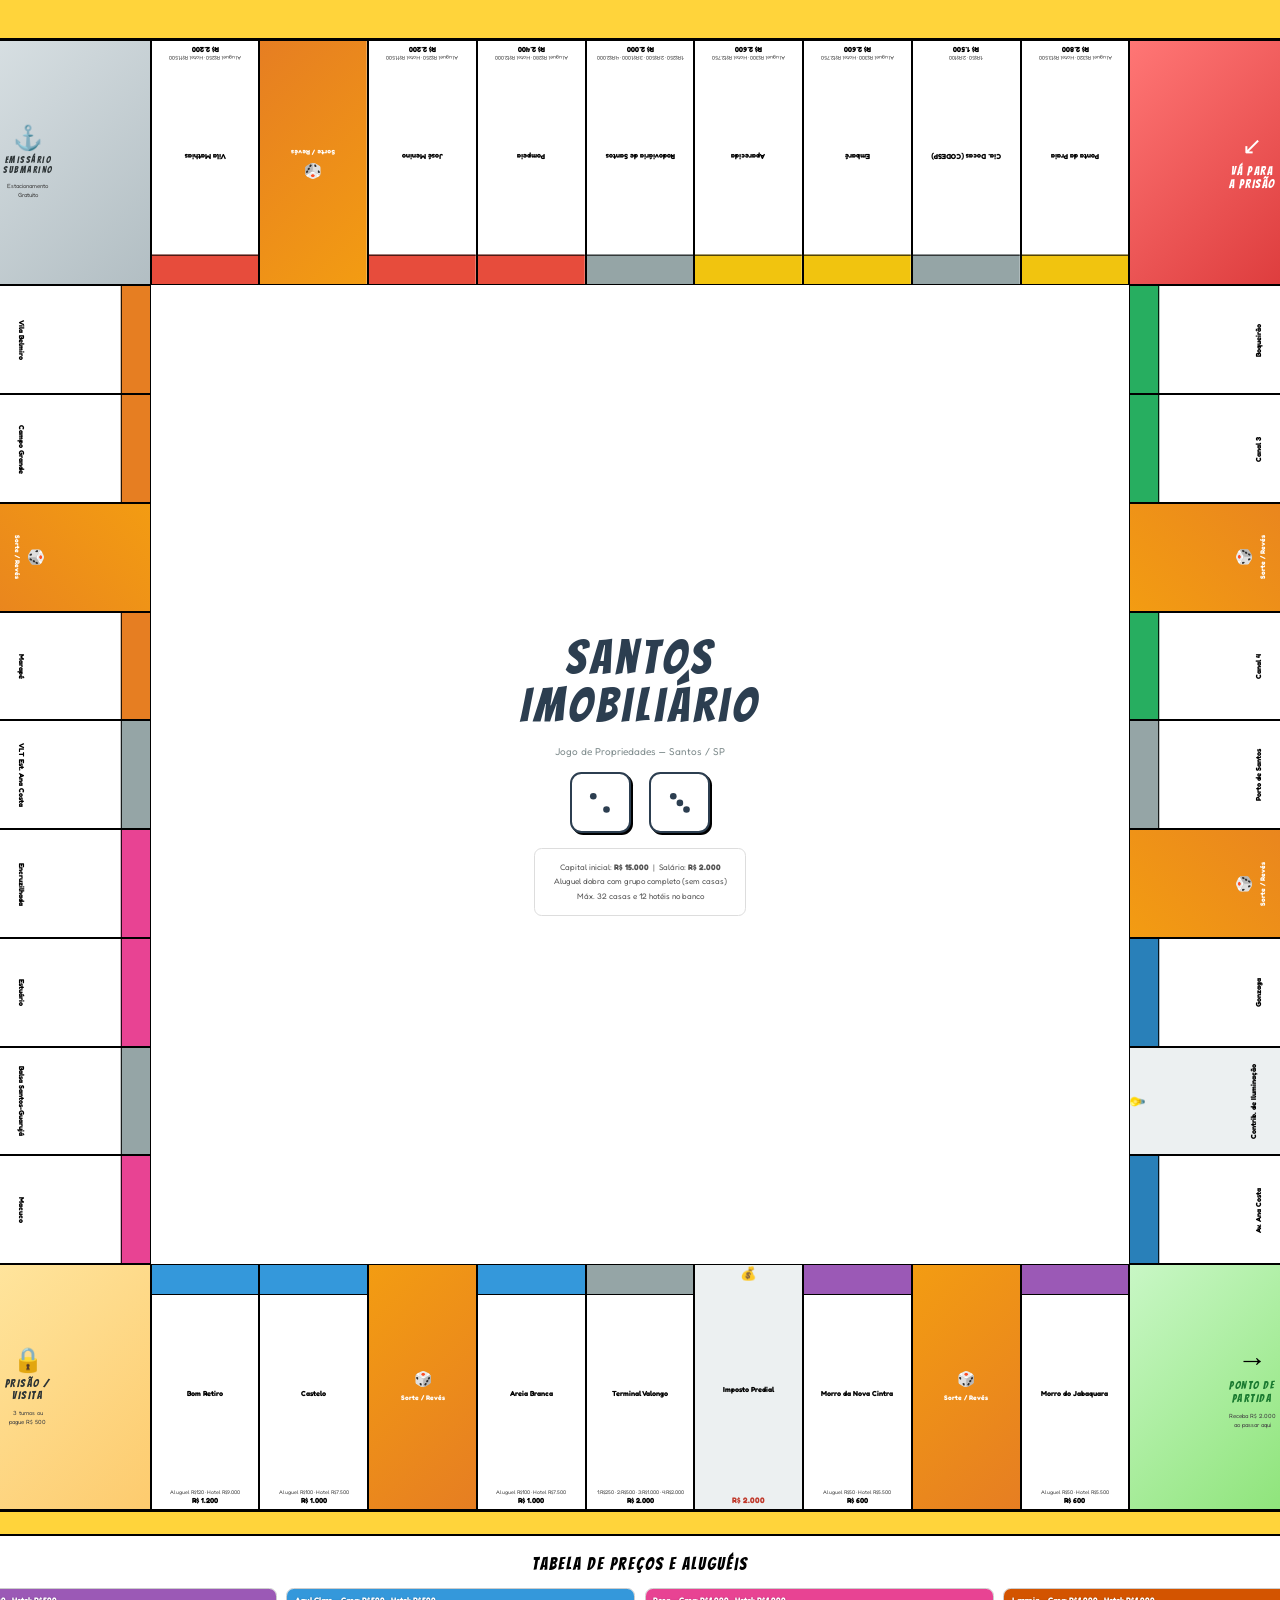
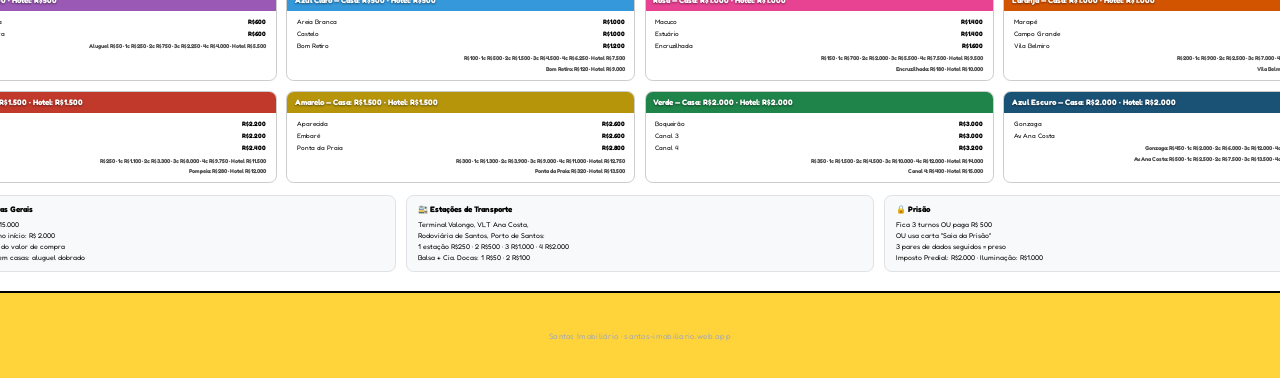
<file: print.html>
<!DOCTYPE html>
<html lang="pt-BR">
<head>
<meta charset="UTF-8">
<title>Santos Imobiliário — Tabuleiro para Impressão A2</title>
<style>
@import url('https://fonts.googleapis.com/css2?family=Fredoka+One&family=Bangers&display=swap');

@page {
  size: A2 portrait;
  margin: 12mm;
}

* { box-sizing: border-box; margin: 0; padding: 0; }

body {
  font-family: 'Fredoka One', 'Arial Rounded MT Bold', Arial, sans-serif;
  background: #ffd43b;
  display: flex;
  flex-direction: column;
  align-items: center;
  padding: 10mm;
  gap: 6mm;
}

@media print {
  body { background: white; padding: 0; gap: 4mm; }
}

/* ── Board ── */
.board {
  display: grid;
  grid-template-columns: 65mm repeat(9, 1fr) 65mm;
  grid-template-rows:    65mm repeat(9, 1fr) 65mm;
  width: 390mm;
  height: 390mm;
  border: 2.5px solid #000;
  background: white;
  flex-shrink: 0;
}

/* ── Cell base ── */
.cell {
  border: 1.5px solid #000;
  overflow: hidden;
  position: relative;
  background: white;
}

/* ── Cell inner ── */
.ci {
  display: flex;
  flex-direction: column;
  align-items: center;
  justify-content: flex-start;
  width: 100%;
  height: 100%;
  text-align: center;
}

/* ── Color bar ── */
.cb {
  width: 100%;
  height: 8mm;
  flex-shrink: 0;
  border-bottom: 1.5px solid #000;
}

/* ── Text ── */
.cn { /* cell name */
  font-size: 5.5pt;
  font-weight: bold;
  line-height: 1.2;
  padding: 1mm 1mm 0;
  flex-grow: 1;
  display: flex;
  align-items: center;
  justify-content: center;
}
.cp { /* cell price */
  font-size: 5.5pt;
  font-weight: bold;
  padding: 0 1mm 1mm;
}
.cr { /* cell rent */
  font-size: 4pt;
  line-height: 1.3;
  padding: 0 0.5mm;
  color: #444;
}

/* ── Bottom row: no rotation — color bar at top (inner edge, toward center) ── */
.bot .ci { /* as-is */ }

/* ── Top row: rotate 180° so color bar faces inward (toward center) ── */
.top .ci { transform: rotate(180deg); }

/* ── Left column: inner div rotated +90° so color bar faces inward (right side) ── */
.lft .ci {
  width: 29mm;
  height: 65mm;
  position: absolute;
  top: 50%; left: 50%;
  transform: translateX(-50%) translateY(-50%) rotate(90deg);
}

/* ── Right column: inner div rotated -90° so color bar faces inward (left side) ── */
.rgt .ci {
  width: 29mm;
  height: 65mm;
  position: absolute;
  top: 50%; left: 50%;
  transform: translateX(-50%) translateY(-50%) rotate(-90deg);
}

/* ── Chest ── */
.chest .ci {
  background: linear-gradient(135deg, #f39c12, #e67e22);
  justify-content: center;
  gap: 1mm;
}
.chest .ci .cn { color: white; font-size: 5pt; flex-grow: 0; }
.chest-ico { font-size: 11pt; line-height: 1; }

/* ── Tax ── */
.tax .ci { background: #ecf0f1; justify-content: center; gap: 1mm; }
.tax-ico { font-size: 10pt; }
.tax .cp { color: #c0392b; font-size: 6pt; }

/* ── Station ── */
.station .ci { justify-content: flex-start; }

/* ── Corners ── */
.corner .ci {
  justify-content: center;
  align-items: center;
  gap: 1.5mm;
  padding: 3mm;
}
.ctitle {
  font-family: 'Bangers', 'Arial Black', sans-serif;
  font-size: 8pt;
  letter-spacing: 1.5px;
  line-height: 1.15;
  text-align: center;
}
.csub {
  font-size: 4.5pt;
  line-height: 1.5;
  text-align: center;
  color: #444;
}
.cico { font-size: 18pt; line-height: 1; }

/* Start */
.c-start .ci { background: linear-gradient(135deg, #c8f7c5, #82e06a); }
.c-start .ctitle { color: #1a7a30; }
.c-start .cico { font-size: 22pt; }

/* Jail */
.c-jail .ci { background: linear-gradient(135deg, #ffeaa7, #fdcb6e); }
.c-jail .ctitle { color: #2d3436; }

/* Parking */
.c-park .ci { background: linear-gradient(135deg, #dfe6e9, #b2bec3); }
.c-park .ctitle { color: #2d3436; font-size: 6.5pt; }

/* Go Jail */
.c-gojail .ci { background: linear-gradient(135deg, #ff7675, #d63031); }
.c-gojail .ctitle { color: white; font-size: 9pt; }
.c-gojail .cico { color: white; }

/* ── Board center ── */
.center {
  grid-row: 2 / 11;
  grid-column: 2 / 11;
  display: flex;
  flex-direction: column;
  align-items: center;
  justify-content: center;
  background: white;
  padding: 5mm;
  gap: 4mm;
}
.center-title {
  font-family: 'Bangers', 'Arial Black', sans-serif;
  font-size: 36pt;
  letter-spacing: 4px;
  color: #2c3e50;
  text-align: center;
  line-height: 1;
}
.center-sub {
  font-size: 7.5pt;
  color: #7f8c8d;
  text-align: center;
}
.center-info {
  font-size: 6pt;
  color: #555;
  text-align: center;
  line-height: 1.8;
  border: 1.5px solid #ddd;
  border-radius: 2mm;
  padding: 3mm 5mm;
}
.dice-row {
  display: flex;
  gap: 5mm;
}
.die {
  width: 16mm; height: 16mm;
  border: 2px solid #2c3e50;
  border-radius: 3mm;
  background: white;
  box-shadow: 2px 2px 0 #000;
  display: grid;
  place-items: center;
}

/* ── Legend ── */
.legend {
  width: 390mm;
  background: white;
  border: 2px solid #000;
  border-radius: 3mm;
  padding: 5mm 6mm;
}
.legend-title {
  font-family: 'Bangers', 'Arial Black', sans-serif;
  font-size: 13pt;
  letter-spacing: 2px;
  text-align: center;
  margin-bottom: 4mm;
}
.legend-grid {
  display: grid;
  grid-template-columns: repeat(4, 1fr);
  gap: 2.5mm;
}
.lg { border: 1.5px solid #ccc; border-radius: 2mm; overflow: hidden; }
.lg-h {
  padding: 1.5mm 2mm;
  font-weight: bold;
  font-size: 6pt;
  color: white;
  text-shadow: 0 1px 2px rgba(0,0,0,0.5);
}
.lg-b {
  padding: 1.5mm 2mm;
  font-size: 4.8pt;
  line-height: 1.65;
}
.lg-b table { width: 100%; border-collapse: collapse; }
.lg-b td { padding: 0.2mm 0.5mm; font-size: 4.8pt; }
.lg-b td:last-child { text-align: right; font-weight: bold; }
.lg-b .rent-row td { color: #555; font-size: 4.3pt; }

.legend-rules {
  display: grid;
  grid-template-columns: repeat(3, 1fr);
  gap: 2.5mm;
  margin-top: 3mm;
}
.rule-box {
  background: #f8f9fa;
  border: 1.5px solid #dee2e6;
  border-radius: 2mm;
  padding: 2mm 3mm;
  font-size: 5.2pt;
  line-height: 1.6;
}
.rule-box strong {
  display: block;
  font-size: 6pt;
  margin-bottom: 0.8mm;
}
.print-footer {
  text-align: center;
  font-size: 6pt;
  color: #aaa;
  margin-top: 4mm;
  letter-spacing: 0.3px;
}
</style>
</head>
<body>

<div class="board">

  <!-- CENTER -->
  <div class="center">
    <div class="center-title">Santos<br>Imobiliário</div>
    <div class="center-sub">Jogo de Propriedades — Santos / SP</div>
    <div class="dice-row">
      <div class="die">
        <svg viewBox="0 0 40 40" width="10mm" height="10mm">
          <circle cx="13" cy="13" r="3.5" fill="#2c3e50"/>
          <circle cx="27" cy="27" r="3.5" fill="#2c3e50"/>
        </svg>
      </div>
      <div class="die">
        <svg viewBox="0 0 40 40" width="10mm" height="10mm">
          <circle cx="13" cy="13" r="3.5" fill="#2c3e50"/>
          <circle cx="20" cy="20" r="3.5" fill="#2c3e50"/>
          <circle cx="27" cy="27" r="3.5" fill="#2c3e50"/>
        </svg>
      </div>
    </div>
    <div class="center-info">
      Capital inicial: <strong>R$ 15.000</strong> &nbsp;|&nbsp; Salário: <strong>R$ 2.000</strong><br>
      Aluguel dobra com grupo completo (sem casas)<br>
      Máx. 32 casas e 12 hotéis no banco
    </div>
  </div>

  <!-- ═══════════ BOTTOM ROW (cells 0–10, col 11→1) ═══════════ -->

  <!-- 0: Start (corner bottom-right) -->
  <div class="cell corner c-start" style="grid-row:11;grid-column:11">
    <div class="ci">
      <div class="cico">→</div>
      <div class="ctitle" style="color:#1a7a30">PONTO DE<br>PARTIDA</div>
      <div class="csub">Receba R$ 2.000<br>ao passar aqui</div>
    </div>
  </div>

  <!-- 1: Morro do Jabaquara (purple) -->
  <div class="cell bot" style="grid-row:11;grid-column:10">
    <div class="ci">
      <div class="cb" style="background:#9b59b6"></div>
      <div class="cn">Morro do Jabaquara</div>
      <div class="cr">Aluguel R$50 · Hotel R$5.500</div>
      <div class="cp">R$ 600</div>
    </div>
  </div>

  <!-- 2: Sorte/Revés -->
  <div class="cell chest bot" style="grid-row:11;grid-column:9">
    <div class="ci">
      <div class="chest-ico">🎲</div>
      <div class="cn">Sorte / Revés</div>
    </div>
  </div>

  <!-- 3: Morro da Nova Cintra (purple) -->
  <div class="cell bot" style="grid-row:11;grid-column:8">
    <div class="ci">
      <div class="cb" style="background:#9b59b6"></div>
      <div class="cn">Morro da Nova Cintra</div>
      <div class="cr">Aluguel R$50 · Hotel R$5.500</div>
      <div class="cp">R$ 600</div>
    </div>
  </div>

  <!-- 4: Imposto Predial -->
  <div class="cell tax bot" style="grid-row:11;grid-column:7">
    <div class="ci">
      <div class="tax-ico">💰</div>
      <div class="cn">Imposto Predial</div>
      <div class="cp">R$ 2.000</div>
    </div>
  </div>

  <!-- 5: Terminal Valongo (station) -->
  <div class="cell station bot" style="grid-row:11;grid-column:6">
    <div class="ci">
      <div class="cb" style="background:#95a5a6"></div>
      <div class="cn">Terminal Valongo</div>
      <div class="cr">1:R$250 · 2:R$500 · 3:R$1.000 · 4:R$2.000</div>
      <div class="cp">R$ 2.000</div>
    </div>
  </div>

  <!-- 6: Areia Branca (light-blue) -->
  <div class="cell bot" style="grid-row:11;grid-column:5">
    <div class="ci">
      <div class="cb" style="background:#3498db"></div>
      <div class="cn">Areia Branca</div>
      <div class="cr">Aluguel R$100 · Hotel R$7.500</div>
      <div class="cp">R$ 1.000</div>
    </div>
  </div>

  <!-- 7: Sorte/Revés -->
  <div class="cell chest bot" style="grid-row:11;grid-column:4">
    <div class="ci">
      <div class="chest-ico">🎲</div>
      <div class="cn">Sorte / Revés</div>
    </div>
  </div>

  <!-- 8: Castelo (light-blue) -->
  <div class="cell bot" style="grid-row:11;grid-column:3">
    <div class="ci">
      <div class="cb" style="background:#3498db"></div>
      <div class="cn">Castelo</div>
      <div class="cr">Aluguel R$100 · Hotel R$7.500</div>
      <div class="cp">R$ 1.000</div>
    </div>
  </div>

  <!-- 9: Bom Retiro (light-blue) -->
  <div class="cell bot" style="grid-row:11;grid-column:2">
    <div class="ci">
      <div class="cb" style="background:#3498db"></div>
      <div class="cn">Bom Retiro</div>
      <div class="cr">Aluguel R$120 · Hotel R$9.000</div>
      <div class="cp">R$ 1.200</div>
    </div>
  </div>

  <!-- 10: Jail (corner bottom-left) -->
  <div class="cell corner c-jail" style="grid-row:11;grid-column:1">
    <div class="ci">
      <div class="cico">🔒</div>
      <div class="ctitle">PRISÃO /<br>VISITA</div>
      <div class="csub">3 turnos ou<br>pague R$ 500</div>
    </div>
  </div>

  <!-- ═══════════ LEFT COLUMN (cells 11–19, row 10→2) ═══════════ -->

  <!-- 11: Macuco (pink) -->
  <div class="cell lft" style="grid-row:10;grid-column:1">
    <div class="ci">
      <div class="cb" style="background:#e84393"></div>
      <div class="cn">Macuco</div>
      <div class="cr">R$150 · Hotel R$9.500</div>
      <div class="cp">R$ 1.400</div>
    </div>
  </div>

  <!-- 12: Balsa Santos-Guarujá (station) -->
  <div class="cell station lft" style="grid-row:9;grid-column:1">
    <div class="ci">
      <div class="cb" style="background:#95a5a6"></div>
      <div class="cn">Balsa Santos-Guarujá</div>
      <div class="cr">1:R$50 · 2:R$100</div>
      <div class="cp">R$ 1.500</div>
    </div>
  </div>

  <!-- 13: Estuário (pink) -->
  <div class="cell lft" style="grid-row:8;grid-column:1">
    <div class="ci">
      <div class="cb" style="background:#e84393"></div>
      <div class="cn">Estuário</div>
      <div class="cr">R$150 · Hotel R$9.500</div>
      <div class="cp">R$ 1.400</div>
    </div>
  </div>

  <!-- 14: Encruzilhada (pink) -->
  <div class="cell lft" style="grid-row:7;grid-column:1">
    <div class="ci">
      <div class="cb" style="background:#e84393"></div>
      <div class="cn">Encruzilhada</div>
      <div class="cr">R$180 · Hotel R$10.000</div>
      <div class="cp">R$ 1.600</div>
    </div>
  </div>

  <!-- 15: VLT Estação Ana Costa (station) -->
  <div class="cell station lft" style="grid-row:6;grid-column:1">
    <div class="ci">
      <div class="cb" style="background:#95a5a6"></div>
      <div class="cn">VLT Est. Ana Costa</div>
      <div class="cr">1:R$250 · 2:R$500 · 3:R$1.000 · 4:R$2.000</div>
      <div class="cp">R$ 2.000</div>
    </div>
  </div>

  <!-- 16: Marapé (orange) -->
  <div class="cell lft" style="grid-row:5;grid-column:1">
    <div class="ci">
      <div class="cb" style="background:#e67e22"></div>
      <div class="cn">Marapé</div>
      <div class="cr">R$200 · Hotel R$10.500</div>
      <div class="cp">R$ 1.800</div>
    </div>
  </div>

  <!-- 17: Sorte/Revés -->
  <div class="cell chest lft" style="grid-row:4;grid-column:1">
    <div class="ci">
      <div class="chest-ico">🎲</div>
      <div class="cn">Sorte / Revés</div>
    </div>
  </div>

  <!-- 18: Campo Grande (orange) -->
  <div class="cell lft" style="grid-row:3;grid-column:1">
    <div class="ci">
      <div class="cb" style="background:#e67e22"></div>
      <div class="cn">Campo Grande</div>
      <div class="cr">R$200 · Hotel R$10.500</div>
      <div class="cp">R$ 1.800</div>
    </div>
  </div>

  <!-- 19: Vila Belmiro (orange) -->
  <div class="cell lft" style="grid-row:2;grid-column:1">
    <div class="ci">
      <div class="cb" style="background:#e67e22"></div>
      <div class="cn">Vila Belmiro</div>
      <div class="cr">R$220 · Hotel R$11.000</div>
      <div class="cp">R$ 2.000</div>
    </div>
  </div>

  <!-- ═══════════ TOP ROW (cells 20–30, col 1→11) ═══════════ -->

  <!-- 20: Parking (corner top-left) -->
  <div class="cell corner c-park" style="grid-row:1;grid-column:1">
    <div class="ci">
      <div class="cico">⚓</div>
      <div class="ctitle">EMISSÁRIO<br>SUBMARINO</div>
      <div class="csub">Estacionamento<br>Gratuito</div>
    </div>
  </div>

  <!-- 21: Vila Mathias (red) -->
  <div class="cell top" style="grid-row:1;grid-column:2">
    <div class="ci">
      <div class="cb" style="background:#e74c3c"></div>
      <div class="cn">Vila Mathias</div>
      <div class="cr">Aluguel R$250 · Hotel R$11.500</div>
      <div class="cp">R$ 2.200</div>
    </div>
  </div>

  <!-- 22: Sorte/Revés -->
  <div class="cell chest top" style="grid-row:1;grid-column:3">
    <div class="ci">
      <div class="chest-ico">🎲</div>
      <div class="cn">Sorte / Revés</div>
    </div>
  </div>

  <!-- 23: José Menino (red) -->
  <div class="cell top" style="grid-row:1;grid-column:4">
    <div class="ci">
      <div class="cb" style="background:#e74c3c"></div>
      <div class="cn">José Menino</div>
      <div class="cr">Aluguel R$250 · Hotel R$11.500</div>
      <div class="cp">R$ 2.200</div>
    </div>
  </div>

  <!-- 24: Pompeia (red) -->
  <div class="cell top" style="grid-row:1;grid-column:5">
    <div class="ci">
      <div class="cb" style="background:#e74c3c"></div>
      <div class="cn">Pompeia</div>
      <div class="cr">Aluguel R$280 · Hotel R$12.000</div>
      <div class="cp">R$ 2.400</div>
    </div>
  </div>

  <!-- 25: Rodoviária de Santos (station) -->
  <div class="cell station top" style="grid-row:1;grid-column:6">
    <div class="ci">
      <div class="cb" style="background:#95a5a6"></div>
      <div class="cn">Rodoviária de Santos</div>
      <div class="cr">1:R$250 · 2:R$500 · 3:R$1.000 · 4:R$2.000</div>
      <div class="cp">R$ 2.000</div>
    </div>
  </div>

  <!-- 26: Aparecida (yellow) -->
  <div class="cell top" style="grid-row:1;grid-column:7">
    <div class="ci">
      <div class="cb" style="background:#f1c40f"></div>
      <div class="cn">Aparecida</div>
      <div class="cr">Aluguel R$300 · Hotel R$12.750</div>
      <div class="cp">R$ 2.600</div>
    </div>
  </div>

  <!-- 27: Embaré (yellow) -->
  <div class="cell top" style="grid-row:1;grid-column:8">
    <div class="ci">
      <div class="cb" style="background:#f1c40f"></div>
      <div class="cn">Embaré</div>
      <div class="cr">Aluguel R$300 · Hotel R$12.750</div>
      <div class="cp">R$ 2.600</div>
    </div>
  </div>

  <!-- 28: Companhia Docas CODESP (station) -->
  <div class="cell station top" style="grid-row:1;grid-column:9">
    <div class="ci">
      <div class="cb" style="background:#95a5a6"></div>
      <div class="cn">Cia. Docas (CODESP)</div>
      <div class="cr">1:R$50 · 2:R$100</div>
      <div class="cp">R$ 1.500</div>
    </div>
  </div>

  <!-- 29: Ponta da Praia (yellow) -->
  <div class="cell top" style="grid-row:1;grid-column:10">
    <div class="ci">
      <div class="cb" style="background:#f1c40f"></div>
      <div class="cn">Ponta da Praia</div>
      <div class="cr">Aluguel R$320 · Hotel R$13.500</div>
      <div class="cp">R$ 2.800</div>
    </div>
  </div>

  <!-- 30: Go-Jail (corner top-right) -->
  <div class="cell corner c-gojail" style="grid-row:1;grid-column:11">
    <div class="ci">
      <div class="cico">↙</div>
      <div class="ctitle">VÁ PARA<br>A PRISÃO</div>
    </div>
  </div>

  <!-- ═══════════ RIGHT COLUMN (cells 31–39, row 2→10) ═══════════ -->

  <!-- 31: Boqueirão (green) -->
  <div class="cell rgt" style="grid-row:2;grid-column:11">
    <div class="ci">
      <div class="cb" style="background:#27ae60"></div>
      <div class="cn">Boqueirão</div>
      <div class="cr">R$350 · Hotel R$14.000</div>
      <div class="cp">R$ 3.000</div>
    </div>
  </div>

  <!-- 32: Canal 3 (green) -->
  <div class="cell rgt" style="grid-row:3;grid-column:11">
    <div class="ci">
      <div class="cb" style="background:#27ae60"></div>
      <div class="cn">Canal 3</div>
      <div class="cr">R$350 · Hotel R$14.000</div>
      <div class="cp">R$ 3.000</div>
    </div>
  </div>

  <!-- 33: Sorte/Revés -->
  <div class="cell chest rgt" style="grid-row:4;grid-column:11">
    <div class="ci">
      <div class="chest-ico">🎲</div>
      <div class="cn">Sorte / Revés</div>
    </div>
  </div>

  <!-- 34: Canal 4 (green) -->
  <div class="cell rgt" style="grid-row:5;grid-column:11">
    <div class="ci">
      <div class="cb" style="background:#27ae60"></div>
      <div class="cn">Canal 4</div>
      <div class="cr">R$400 · Hotel R$15.000</div>
      <div class="cp">R$ 3.200</div>
    </div>
  </div>

  <!-- 35: Porto de Santos (station) -->
  <div class="cell station rgt" style="grid-row:6;grid-column:11">
    <div class="ci">
      <div class="cb" style="background:#95a5a6"></div>
      <div class="cn">Porto de Santos</div>
      <div class="cr">1:R$250 · 2:R$500 · 3:R$1.000 · 4:R$2.000</div>
      <div class="cp">R$ 2.000</div>
    </div>
  </div>

  <!-- 36: Sorte/Revés -->
  <div class="cell chest rgt" style="grid-row:7;grid-column:11">
    <div class="ci">
      <div class="chest-ico">🎲</div>
      <div class="cn">Sorte / Revés</div>
    </div>
  </div>

  <!-- 37: Gonzaga (dark-blue) -->
  <div class="cell rgt" style="grid-row:8;grid-column:11">
    <div class="ci">
      <div class="cb" style="background:#2980b9"></div>
      <div class="cn">Gonzaga</div>
      <div class="cr">R$450 · Hotel R$17.000</div>
      <div class="cp">R$ 3.500</div>
    </div>
  </div>

  <!-- 38: Contribuição de Iluminação (tax) -->
  <div class="cell tax rgt" style="grid-row:9;grid-column:11">
    <div class="ci">
      <div class="tax-ico">💡</div>
      <div class="cn">Contrib. de Iluminação</div>
      <div class="cp">R$ 1.000</div>
    </div>
  </div>

  <!-- 39: Av. Ana Costa (dark-blue) -->
  <div class="cell rgt" style="grid-row:10;grid-column:11">
    <div class="ci">
      <div class="cb" style="background:#2980b9"></div>
      <div class="cn">Av. Ana Costa</div>
      <div class="cr">R$500 · Hotel R$18.500</div>
      <div class="cp">R$ 4.000</div>
    </div>
  </div>

</div><!-- /.board -->


<!-- ═══════════ LEGEND ═══════════ -->
<div class="legend">
  <div class="legend-title">Tabela de Preços e Aluguéis</div>
  <div class="legend-grid">

    <div class="lg">
      <div class="lg-h" style="background:#9b59b6">Roxo — Casa: R$500 · Hotel: R$500</div>
      <div class="lg-b">
        <table>
          <tr><td>Morro do Jabaquara</td><td>R$600</td></tr>
          <tr><td>Morro da Nova Cintra</td><td>R$600</td></tr>
          <tr class="rent-row"><td colspan="2">Aluguel R$50 · 1c R$250 · 2c R$750 · 3c R$2.250 · 4c R$4.000 · Hotel R$5.500</td></tr>
        </table>
      </div>
    </div>

    <div class="lg">
      <div class="lg-h" style="background:#3498db">Azul Claro — Casa: R$500 · Hotel: R$500</div>
      <div class="lg-b">
        <table>
          <tr><td>Areia Branca</td><td>R$1.000</td></tr>
          <tr><td>Castelo</td><td>R$1.000</td></tr>
          <tr><td>Bom Retiro</td><td>R$1.200</td></tr>
          <tr class="rent-row"><td colspan="2">R$100 · 1c R$500 · 2c R$1.500 · 3c R$4.500 · 4c R$6.250 · Hotel R$7.500</td></tr>
          <tr class="rent-row"><td colspan="2">Bom Retiro: R$120 · Hotel R$9.000</td></tr>
        </table>
      </div>
    </div>

    <div class="lg">
      <div class="lg-h" style="background:#e84393">Rosa — Casa: R$1.000 · Hotel: R$1.000</div>
      <div class="lg-b">
        <table>
          <tr><td>Macuco</td><td>R$1.400</td></tr>
          <tr><td>Estuário</td><td>R$1.400</td></tr>
          <tr><td>Encruzilhada</td><td>R$1.600</td></tr>
          <tr class="rent-row"><td colspan="2">R$150 · 1c R$700 · 2c R$2.000 · 3c R$5.500 · 4c R$7.500 · Hotel R$9.500</td></tr>
          <tr class="rent-row"><td colspan="2">Encruzilhada: R$180 · Hotel R$10.000</td></tr>
        </table>
      </div>
    </div>

    <div class="lg">
      <div class="lg-h" style="background:#d35400">Laranja — Casa: R$1.000 · Hotel: R$1.000</div>
      <div class="lg-b">
        <table>
          <tr><td>Marapé</td><td>R$1.800</td></tr>
          <tr><td>Campo Grande</td><td>R$1.800</td></tr>
          <tr><td>Vila Belmiro</td><td>R$2.000</td></tr>
          <tr class="rent-row"><td colspan="2">R$200 · 1c R$900 · 2c R$2.500 · 3c R$7.000 · 4c R$8.750 · Hotel R$10.500</td></tr>
          <tr class="rent-row"><td colspan="2">Vila Belmiro: R$220 · Hotel R$11.000</td></tr>
        </table>
      </div>
    </div>

    <div class="lg">
      <div class="lg-h" style="background:#c0392b">Vermelho — Casa: R$1.500 · Hotel: R$1.500</div>
      <div class="lg-b">
        <table>
          <tr><td>Vila Mathias</td><td>R$2.200</td></tr>
          <tr><td>José Menino</td><td>R$2.200</td></tr>
          <tr><td>Pompeia</td><td>R$2.400</td></tr>
          <tr class="rent-row"><td colspan="2">R$250 · 1c R$1.100 · 2c R$3.300 · 3c R$8.000 · 4c R$9.750 · Hotel R$11.500</td></tr>
          <tr class="rent-row"><td colspan="2">Pompeia: R$280 · Hotel R$12.000</td></tr>
        </table>
      </div>
    </div>

    <div class="lg">
      <div class="lg-h" style="background:#b7950b">Amarelo — Casa: R$1.500 · Hotel: R$1.500</div>
      <div class="lg-b">
        <table>
          <tr><td>Aparecida</td><td>R$2.600</td></tr>
          <tr><td>Embaré</td><td>R$2.600</td></tr>
          <tr><td>Ponta da Praia</td><td>R$2.800</td></tr>
          <tr class="rent-row"><td colspan="2">R$300 · 1c R$1.300 · 2c R$3.900 · 3c R$9.000 · 4c R$11.000 · Hotel R$12.750</td></tr>
          <tr class="rent-row"><td colspan="2">Ponta da Praia: R$320 · Hotel R$13.500</td></tr>
        </table>
      </div>
    </div>

    <div class="lg">
      <div class="lg-h" style="background:#1e8449">Verde — Casa: R$2.000 · Hotel: R$2.000</div>
      <div class="lg-b">
        <table>
          <tr><td>Boqueirão</td><td>R$3.000</td></tr>
          <tr><td>Canal 3</td><td>R$3.000</td></tr>
          <tr><td>Canal 4</td><td>R$3.200</td></tr>
          <tr class="rent-row"><td colspan="2">R$350 · 1c R$1.500 · 2c R$4.500 · 3c R$10.000 · 4c R$12.000 · Hotel R$14.000</td></tr>
          <tr class="rent-row"><td colspan="2">Canal 4: R$400 · Hotel R$15.000</td></tr>
        </table>
      </div>
    </div>

    <div class="lg">
      <div class="lg-h" style="background:#1a5276">Azul Escuro — Casa: R$2.000 · Hotel: R$2.000</div>
      <div class="lg-b">
        <table>
          <tr><td>Gonzaga</td><td>R$3.500</td></tr>
          <tr><td>Av. Ana Costa</td><td>R$4.000</td></tr>
          <tr class="rent-row"><td colspan="2">Gonzaga: R$450 · 1c R$2.000 · 2c R$6.000 · 3c R$12.000 · 4c R$14.500 · Hotel R$17.000</td></tr>
          <tr class="rent-row"><td colspan="2">Av. Ana Costa: R$500 · 1c R$2.500 · 2c R$7.500 · 3c R$13.500 · 4c R$15.500 · Hotel R$18.500</td></tr>
        </table>
      </div>
    </div>

  </div><!-- /.legend-grid -->

  <div class="legend-rules">
    <div class="rule-box">
      <strong>💰 Capital e Regras Gerais</strong>
      Capital inicial: R$ 15.000<br>
      Salário ao passar no início: R$ 2.000<br>
      Hipoteca: metade do valor de compra<br>
      Grupo completo sem casas: aluguel dobrado
    </div>
    <div class="rule-box">
      <strong>🚉 Estações de Transporte</strong>
      Terminal Valongo, VLT Ana Costa,<br>
      Rodoviária de Santos, Porto de Santos:<br>
      1 estação R$250 · 2 R$500 · 3 R$1.000 · 4 R$2.000<br>
      Balsa + Cia. Docas: 1 R$50 · 2 R$100
    </div>
    <div class="rule-box">
      <strong>🔒 Prisão</strong>
      Fica 3 turnos OU paga R$ 500<br>
      OU usa carta "Saia da Prisão"<br>
      3 pares de dados seguidos = preso<br>
      Imposto Predial: R$2.000 · Iluminação: R$1.000
    </div>
  </div>
</div><!-- /.legend -->

<div class="print-footer">Santos Imobiliário · santos-imobiliario.web.app</div>

</body>
</html>
</file>
<file: style.css>
:root {
    --bg-color: #ffd43b;
    --text-color: #222;
    --board-bg: #fff;
    --cell-border: #000;
    --accent-color: #ff6b6b;
    --primary-color: #4dabf7;
    --secondary-color: #51cf66;
    --shadow-solid: 4px 4px 0px #000;
    --shadow-solid-large: 8px 8px 0px #000;
    --font-main: 'Fredoka One', cursive;
    --font-heading: 'Bangers', cursive;
    
    /* Variáveis Elásticas */
    --board-size: min(92vh, 68vw); /* Prioriza altura, limita por largura */
}

@media (max-width: 1100px) {
    :root {
        --board-size: 95vmin; /* Em telas menores, usa a menor dimensão disponível */
    }
}

* {
    box-sizing: border-box;
    margin: 0;
    padding: 0;
}

body {
    font-family: var(--font-main);
    background-color: var(--bg-color);
    background-image: radial-gradient(#fab005 2px, transparent 2px);
    background-size: 30px 30px;
    color: var(--text-color);
    display: flex;
    justify-content: center;
    padding: 10px;
    min-height: 100vh;
    overflow-x: hidden;
}

#game-container {
    display: flex;
    flex-direction: column;
    align-items: center;
    justify-content: flex-start;
    width: 100%;
}

#main-layout {
    display: flex;
    gap: 3vw;
    align-items: center;
    justify-content: space-evenly; /* Distribui espaço nas laterais */
    width: 100%;
    max-width: 100vw;
    padding: 10px;
}

/* Tabuleiro Elástico */
.board {
    display: grid;
    /* Cantos maiores (1.5fr) e casas normais (1fr) */
    grid-template-columns: 1.5fr repeat(9, 1fr) 1.5fr;
    grid-template-rows: 1.5fr repeat(9, 1fr) 1.5fr;
    width: var(--board-size);
    height: var(--board-size);
    background-color: var(--board-bg);
    border: calc(var(--board-size) * 0.008) solid #000;
    position: relative;
    box-shadow: var(--shadow-solid-large);
    border-radius: 12px;
}

.board-center {
    grid-column: 2 / 11;
    grid-row: 2 / 11;
    display: flex;
    flex-direction: column;
    justify-content: center;
    align-items: center;
    padding: 2%;
    background-color: #f8f9fa;
    border: calc(var(--board-size) * 0.005) solid #000;
    margin: 1%;
    border-radius: 8px;
    background-image: linear-gradient(45deg, #e9ecef 25%, transparent 25%, transparent 75%, #e9ecef 75%, #e9ecef), 
                      linear-gradient(45deg, #e9ecef 25%, transparent 25%, transparent 75%, #e9ecef 75%, #e9ecef);
    background-size: 5% 5%;
}

/* Células Proporcionais */
.cell {
    border: calc(var(--board-size) * 0.003) solid #000;
    display: flex;
    flex-direction: column;
    align-items: center;
    justify-content: space-between;
    padding: 4%;
    text-align: center;
    color: #000;
    position: relative;
    background: #fff;
    transition: transform 0.1s;
    font-size: calc(var(--board-size) * 0.015);
}

.cell:hover {
    z-index: 50;
    background-color: #fff9db;
    transform: scale(1.05);
}

.cell.has-players {
    --push-x: 0%;
    --push-y: 0%;
    z-index: 20;
    background-color: #fffbe6;
    transform: scale(1.32) translate(var(--push-x), var(--push-y));
    box-shadow: 0 0 0 3px #f1c40f, 0 6px 20px rgba(0,0,0,0.4);
    border-color: #f1c40f;
    transition: transform 0.3s ease, box-shadow 0.3s ease, background-color 0.3s ease;
}

.cell.has-players:hover {
    z-index: 50;
    transform: scale(1.38) translate(var(--push-x), var(--push-y));
}


@media (prefers-reduced-motion: reduce) {
    .cell.has-players {
        transform: none;
        box-shadow: 0 0 0 3px #f1c40f;
    }
    .cell.has-players:hover { transform: none; }
}

.cell-color-bar {
    width: 100%;
    height: 25%;
    border-bottom: calc(var(--board-size) * 0.004) solid #000;
    position: absolute;
    top: 0;
}

.cell-name {
    margin-top: 30%;
    font-weight: bold;
    text-transform: uppercase;
    line-height: 1;
    font-size: calc(var(--board-size) * 0.014);
    display: -webkit-box;
    -webkit-line-clamp: 2;
    -webkit-box-orient: vertical;
    overflow: hidden;
}

.cell-price {
    font-weight: bold;
    font-size: calc(var(--board-size) * 0.016);
    background: #000;
    color: #fff;
    padding: 2% 6%;
    border-radius: 4px;
    margin-top: auto;
}

/* Peças e Construções Proporcionais */
.pieces-container {
    position: absolute;
    bottom: 5px;
    left: 0;
    width: 100%;
    display: flex;
    justify-content: center;
    flex-wrap: wrap;
    gap: 2px;
    pointer-events: none;
    z-index: 10;
}

.player-piece {
    width: calc(var(--board-size) * 0.045);
    height: calc(var(--board-size) * 0.045);
    filter: drop-shadow(calc(var(--board-size) * 0.005) calc(var(--board-size) * 0.005) 0px #000);
}

.houses-container {
    position: absolute;
    top: 28%;
    left: 0;
    width: 100%;
    display: flex;
    justify-content: center;
    gap: 3px;
    z-index: 5;
}

.house {
    width: calc(var(--board-size) * 0.018);
    height: calc(var(--board-size) * 0.018);
    background-color: var(--secondary-color);
    border: calc(var(--board-size) * 0.003) solid #000;
    border-radius: 2px;
}

.hotel {
    width: calc(var(--board-size) * 0.025);
    height: calc(var(--board-size) * 0.025);
    background-color: var(--accent-color);
    border: calc(var(--board-size) * 0.003) solid #000;
    border-radius: 2px;
}

/* Sidebar e Títulos */
#sidebar {
    width: 25vw;
    max-width: 400px;
    min-width: 280px;
    display: flex;
    flex-direction: column;
    gap: 20px;
}

#game-title {
    font-family: var(--font-heading);
    font-size: calc(var(--board-size) * 0.07);
    color: #fff;
    text-shadow: 4px 4px 0px #000;
    -webkit-text-stroke: 1.5px #000;
    text-align: center;
}

/* Menu de impressão */
#sidebar header {
    display: flex;
    flex-direction: row;
    align-items: center;
    gap: 8px;
}

/* Espaçador invisível na esquerda — mesma largura do botão — mantém o título centralizado */
#sidebar header::before {
    content: '';
    width: 36px;
    flex-shrink: 0;
}

#game-title {
    flex: 1;
}

.print-menu {
    position: relative;
    flex-shrink: 0;
}

.print-menu-btn {
    background: rgba(0,0,0,0.45);
    border: 2px solid rgba(255,255,255,0.3);
    border-radius: 8px;
    color: #fff;
    font-size: 18px;
    width: 36px;
    height: 36px;
    cursor: pointer;
    display: flex;
    align-items: center;
    justify-content: center;
    transition: background 0.15s;
}

.print-menu-btn:hover {
    background: rgba(0,0,0,0.7);
}

.print-menu-dropdown {
    display: none;
    position: absolute;
    top: calc(100% + 6px);
    right: 0;
    background: #fff;
    border: 3px solid #000;
    border-radius: 10px;
    box-shadow: 5px 5px 0px #000;
    overflow: hidden;
    white-space: nowrap;
    z-index: 500;
    min-width: 210px;
}

.print-menu-dropdown.open {
    display: flex;
    flex-direction: column;
}

.print-menu-dropdown a {
    padding: 10px 16px;
    color: #000;
    text-decoration: none;
    font-size: 14px;
    font-weight: bold;
    border-bottom: 2px solid #eee;
    transition: background 0.1s;
}

.print-menu-dropdown a:last-child {
    border-bottom: none;
}

.print-menu-dropdown a:hover {
    background: #fff9db;
}

#player-panels {
    display: flex;
    flex-direction: column;
    gap: 20px; /* Aumentado de 15px (padrão implícito) para 20px */
}

.player-panel {
    background: #fff;
    padding: 15px;
    border: 4px solid #000;
    border-radius: 12px;
    box-shadow: var(--shadow-solid);
    margin-bottom: 5px; /* Pequeno ajuste de margem */
    cursor: pointer;
    transition: transform 0.1s, background-color 0.1s;
}

.player-panel:hover:not(.bankrupt) {
    background-color: #f1f2f6;
    transform: translateY(-2px);
}

.player-panel.active {
    background-color: #fff9db;
    transform: rotate(-1deg) scale(1.02);
    border-color: var(--accent-color);
}

/* Botões e Log */
.action-button {
    background-color: var(--primary-color);
    color: white;
    border: calc(var(--board-size) * 0.006) solid #000;
    padding: 3% 10%;
    border-radius: 12px;
    font-family: var(--font-heading);
    font-size: calc(var(--board-size) * 0.04);
    cursor: pointer;
    box-shadow: var(--shadow-solid);
    text-shadow: 2px 2px 0px #000;
    margin-bottom: calc(var(--board-size) * 0.02); /* Espaço entre botão e dados */
}

.die {
    width: calc(var(--board-size) * 0.09);
    height: calc(var(--board-size) * 0.09);
    border: calc(var(--board-size) * 0.006) solid #000;
    display: grid;
    grid-template-columns: repeat(3, 1fr);
    grid-template-rows: repeat(3, 1fr);
    background: #fff;
    padding: 10%;
    border-radius: 12%;
}

.dot {
    width: 80%; height: 80%;
    background: #000;
    border-radius: 50%;
    margin: auto;
    visibility: hidden;
}
.dot.visible { visibility: visible; }

#game-log {
    background: #fff;
    border: 3px solid #000;
    border-radius: 8px;
    padding: 10px;
    font-size: calc(var(--board-size) * 0.018);
    height: 25%;
    width: 90%;
    overflow-y: auto;
    margin-top: 10px;
}

/* Rodapé */
#game-footer {
    text-align: center;
    padding: 6px 0 10px;
    font-size: 11px;
    color: rgba(255,255,255);
    letter-spacing: 0.04em;
}

.footer-sep {
    margin: 0 6px;
    opacity: 0.5;
}

/* Modais e Notificações */
.modal-overlay {
    position: fixed;
    top: 0; left: 0;
    width: 100%; height: 100%;
    background: rgba(0,0,0,0.7);
    display: flex; justify-content: center; align-items: center;
    z-index: 10000;
}

.modal-content {
    background: #fff;
    border: 6px solid #000;
    border-radius: 20px;
    padding: 30px;
    max-width: 90vw;
    box-shadow: 15px 15px 0px rgba(0,0,0,0.4);
}

/* Setup de partida */
.setup-actions {
    margin-top: 24px;
}

/* Responsividade Mobile - Empilhamento */
@media (max-width: 1100px) {
    #main-layout {
        flex-direction: column;
        justify-content: flex-start;
    }

    #sidebar {
        width: 95vw;
        max-width: var(--board-size);
    }

    #player-panels {
        display: grid;
        grid-template-columns: repeat(auto-fit, minmax(250px, 1fr));
        gap: 15px;
    }
}

/* Cartas de Sorte / Revés */
.card-modal .modal-content {
    background: transparent;
    border: none;
    box-shadow: none;
}

.luck-card {
    min-height: calc(var(--board-size) * 0.38);
    width: calc(var(--board-size) * 0.52);
    max-width: 90vw;
    border-radius: 20px;
    padding: 30px 28px;
    display: flex;
    flex-direction: column;
    justify-content: space-between;
    gap: 16px;
    text-align: center;
    box-shadow: 10px 10px 0px #000;
    border: 6px solid #000;
    position: relative;
    overflow: visible;
    animation: card-entrance 0.6s cubic-bezier(0.23, 1, 0.32, 1);
}

@keyframes card-entrance {
    from { transform: scale(0) rotateY(180deg); opacity: 0; }
    to { transform: scale(1) rotateY(0deg); opacity: 1; }
}

.luck-card.luck {
    background: linear-gradient(135deg, #ffd43b, #fab005);
    color: #000;
}

.luck-card.bad-luck {
    background: linear-gradient(135deg, #4dabf7, #34495e);
    color: #fff;
    border-color: #000;
}

.card-title {
    font-family: var(--font-heading);
    font-size: calc(var(--board-size) * 0.05);
    text-transform: uppercase;
    -webkit-text-stroke: 1px #000;
}

.card-body p {
    font-size: calc(var(--board-size) * 0.025);
    line-height: 1.4;
    margin: 10px 0;
}

.card-value {
    font-family: var(--font-heading);
    font-size: calc(var(--board-size) * 0.04);
    background: rgba(0,0,0,0.2);
    padding: 5px 15px;
    border-radius: 10px;
    display: inline-block;
}

/* Partículas para Cartas */
.particle {
    position: absolute;
    pointer-events: none;
    z-index: 1;
}

.sparkle {
    width: 15px; height: 15px;
    background: #fff;
    border: 2px solid #000;
    border-radius: 50%;
    animation: sparkle-anim 1s infinite linear;
}

@keyframes sparkle-anim {
    0% { transform: scale(0); opacity: 1; }
    100% { transform: scale(2); opacity: 0; }
}

.rain-drop {
    width: 4px; height: 20px;
    background: #fff;
    border: 1px solid #000;
    animation: rain-anim 0.5s infinite linear;
}

@keyframes rain-anim {
    0% { transform: translateY(-20px); }
    100% { transform: translateY(300px); }
}

/* Inventário de Jogador */
.inventory-modal {
    max-width: 450px;
    width: 95%;
}

.inventory-list {
    display: flex;
    flex-direction: column;
    gap: 10px;
    margin-top: 15px;
    max-height: 60vh;
    overflow-y: auto;
    padding-right: 5px;
}

.inventory-item {
    background: #f8f9fa;
    border: 3px solid #000;
    border-radius: 10px;
    padding: 10px 15px;
    display: flex;
    justify-content: space-between;
    align-items: center;
    transition: background-color 0.1s;
}

.inventory-item:hover {
    background-color: #fff;
}

.prop-name {
    font-weight: bold;
    font-size: 1.1rem;
    color: #000;
}

.prop-details {
    font-size: 0.9rem;
    color: #666;
}

.mini-btn {
    padding: 5px 15px !important;
    font-size: 1rem !important;
}

/* Animação de Dinheiro HQ */
.money-float {
    position: fixed;
    font-family: var(--font-heading);
    font-size: calc(var(--board-size) * 0.06);
    pointer-events: none;
    z-index: 20000;
    -webkit-text-stroke: 2px #000;
    filter: drop-shadow(4px 4px 0px #000);
    animation: money-float-up 1.5s forwards;
}

.money-float.gain { color: #51cf66; }
.money-float.loss { color: #ff6b6b; }

@keyframes money-float-up {
    0% { transform: translateY(0) scale(0.5); opacity: 0; }
    20% { opacity: 1; transform: translateY(-20px) scale(1.2); }
    100% { transform: translateY(-150px) scale(1); opacity: 0; }
}
</file>
